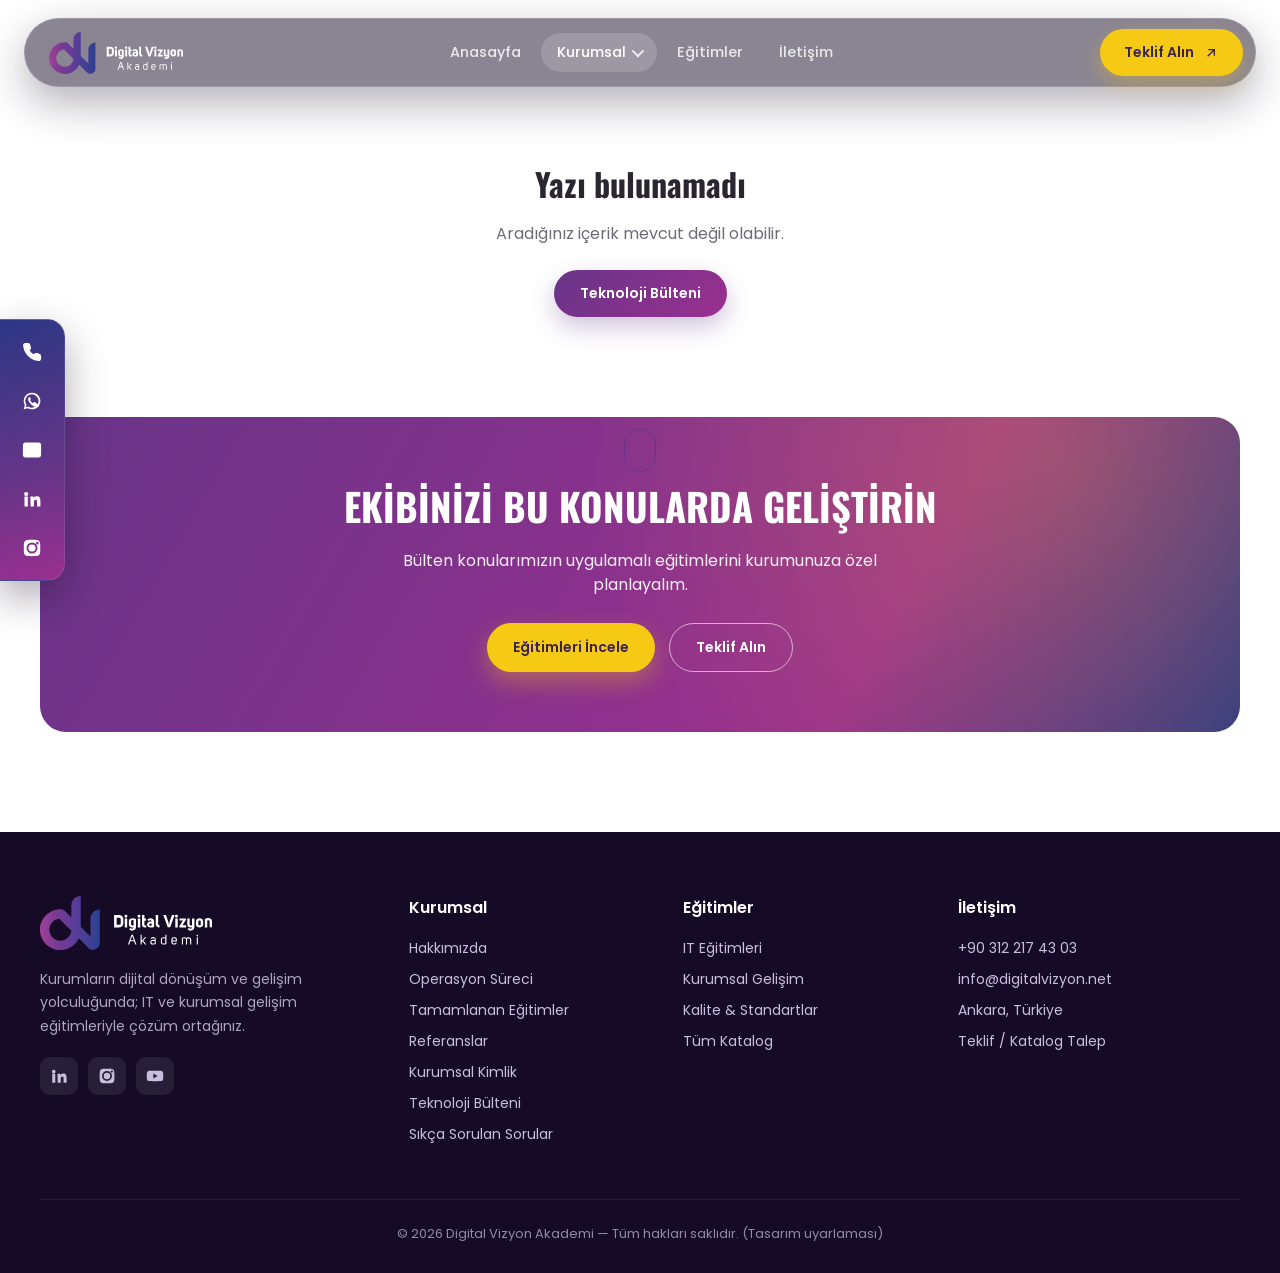
<file: blog-detay.html>
<!DOCTYPE html>
<html lang="tr">
<head>
<meta charset="UTF-8">
<meta name="viewport" content="width=device-width, initial-scale=1.0">
<title>Teknoloji Bülteni | Digital Vizyon Akademi</title>
<meta name="description" content="Digital Vizyon Akademi teknoloji bülteni yazısı.">
<link rel="preconnect" href="https://fonts.googleapis.com">
<link rel="preconnect" href="https://fonts.gstatic.com" crossorigin>
<link href="https://fonts.googleapis.com/css2?family=Poppins:wght@300;400;500;600;700;800&family=Oswald:wght@500;600;700&display=swap" rel="stylesheet">
<link rel="stylesheet" href="style.css">
</head>
<body data-page="bulten">

<div class="cursor" id="cursor"></div>
<header id="header"></header>

<div id="blogRoot"><!-- app.js injects the article here --></div>

<div class="cta-wrap" style="padding:0 0 100px"><div class="wrap"><div class="cta-band reveal"><div class="in">
  <h2>Ekibinizi Bu Konularda Geliştirin</h2>
  <p>Bülten konularımızın uygulamalı eğitimlerini kurumunuza özel planlayalım.</p>
  <div class="btns"><a href="egitimler.html" class="btn btn-gold">Eğitimleri İncele</a><a href="iletisim.html" class="btn btn-ghost">Teklif Alın</a></div>
</div></div></div></div>

<footer id="siteFooter"></footer>
<button class="totop" id="totop" aria-label="Yukarı"><svg viewBox="0 0 24 24"><path d="m18 15-6-6-6 6"/></svg></button>
<script src="data.js"></script>
<script src="app.js"></script>
</body>
</html>
</file>
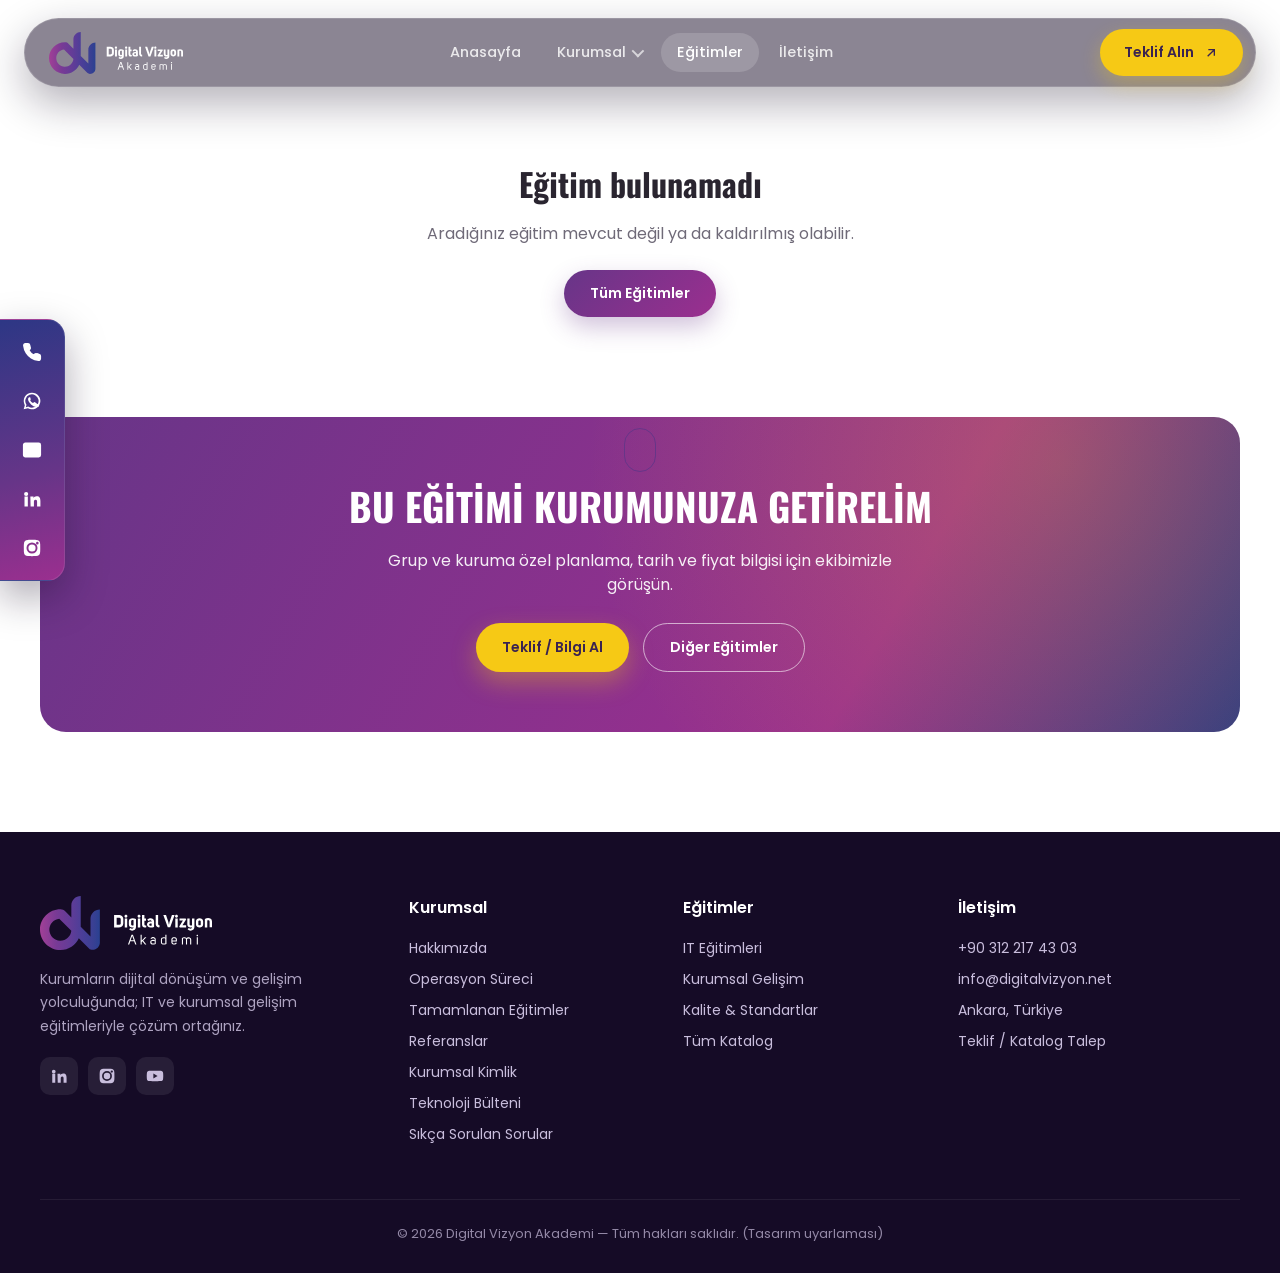
<file: egitim-detay.html>
<!DOCTYPE html>
<html lang="tr">
<head>
<meta charset="UTF-8">
<meta name="viewport" content="width=device-width, initial-scale=1.0">
<title>Eğitim Detayı | Digital Vizyon Akademi</title>
<meta name="description" content="Digital Vizyon Akademi eğitim detayı: içerik, kazanımlar, hedef kitle ve program bilgileri.">
<link rel="preconnect" href="https://fonts.googleapis.com">
<link rel="preconnect" href="https://fonts.gstatic.com" crossorigin>
<link href="https://fonts.googleapis.com/css2?family=Poppins:wght@300;400;500;600;700;800&family=Oswald:wght@500;600;700&display=swap" rel="stylesheet">
<link rel="stylesheet" href="style.css">
</head>
<body data-page="detay">

<div class="cursor" id="cursor"></div>

<header id="header"></header>

<div id="detailRoot"><!-- app.js injects the training detail here --></div>

<div class="cta-wrap" style="padding:0 0 100px"><div class="wrap"><div class="cta-band reveal"><div class="in">
  <h2>Bu Eğitimi Kurumunuza Getirelim</h2>
  <p>Grup ve kuruma özel planlama, tarih ve fiyat bilgisi için ekibimizle görüşün.</p>
  <div class="btns"><a href="iletisim.html" class="btn btn-gold">Teklif / Bilgi Al</a><a href="egitimler.html" class="btn btn-ghost">Diğer Eğitimler</a></div>
</div></div></div></div>

<footer id="siteFooter"></footer>

<button class="totop" id="totop" aria-label="Yukarı"><svg viewBox="0 0 24 24"><path d="m18 15-6-6-6 6"/></svg></button>

<script src="data.js"></script>
<script src="app.js"></script>
</body>
</html>
</file>
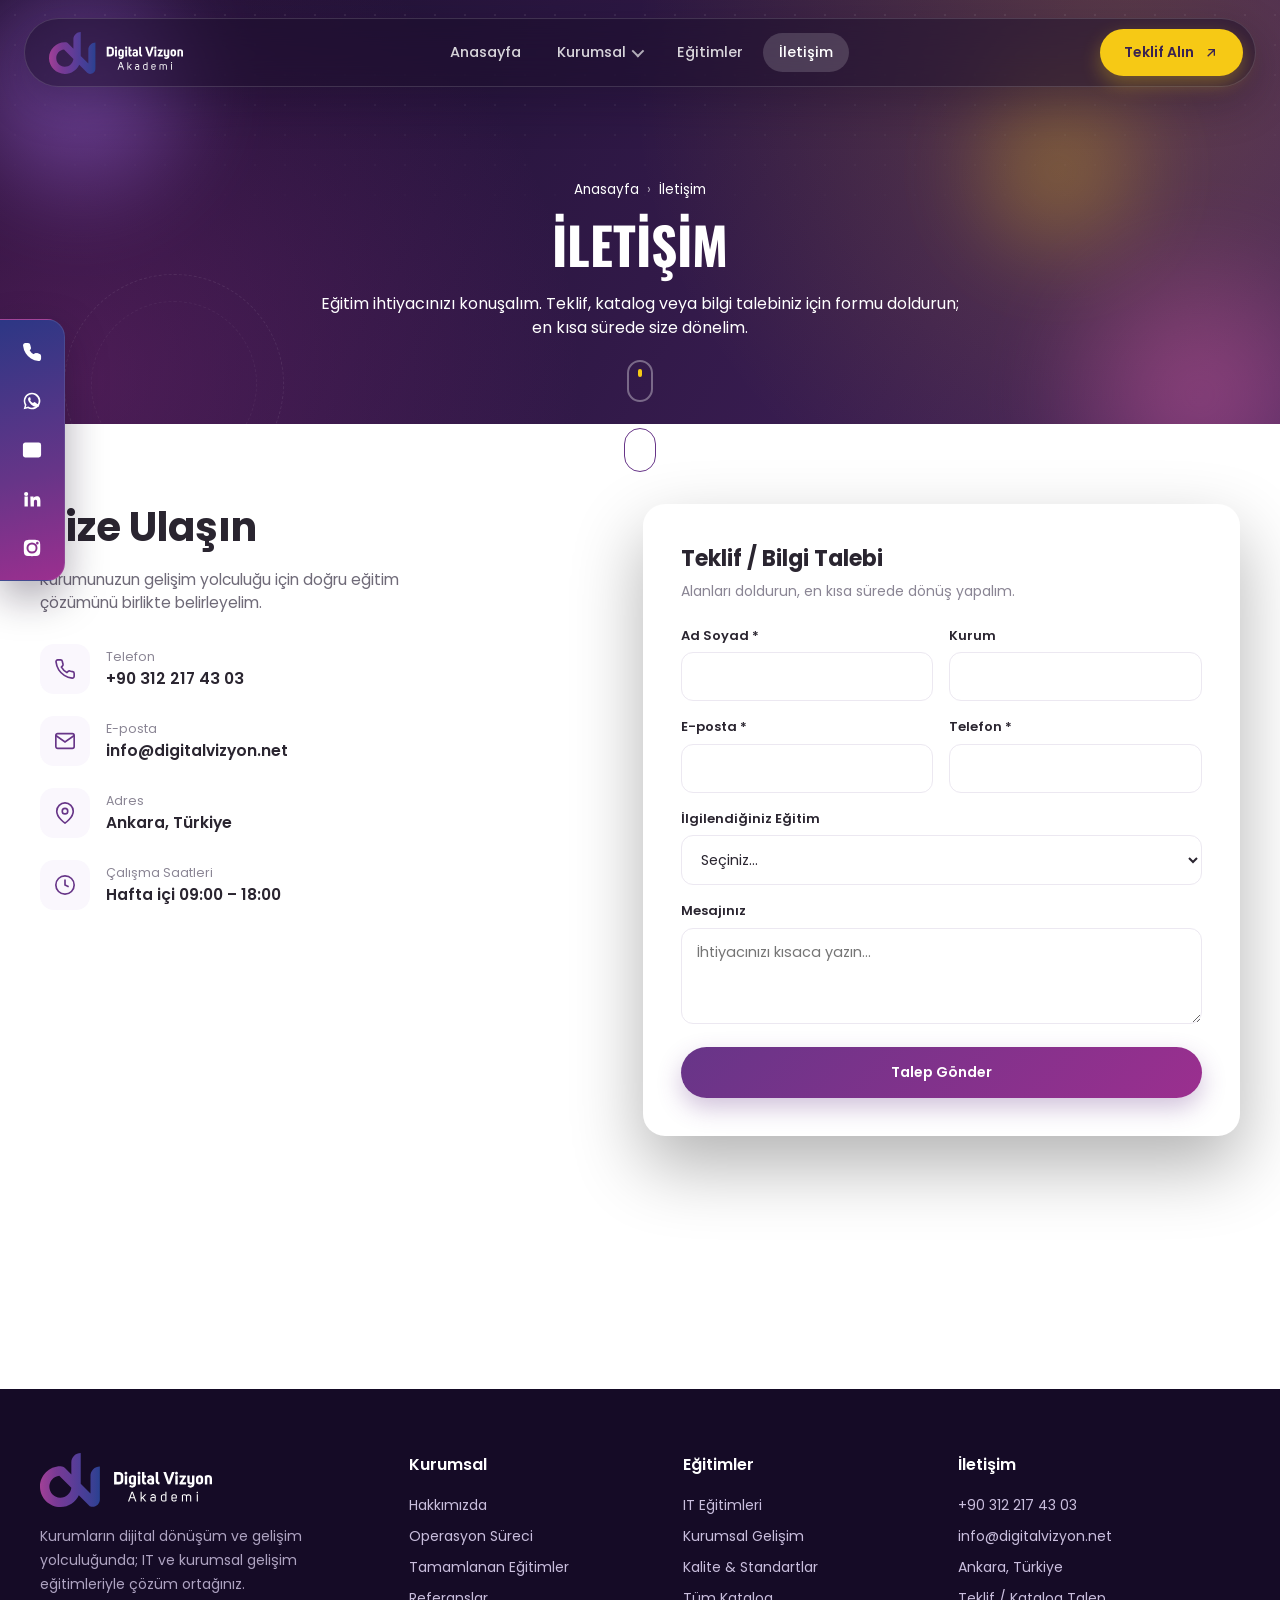
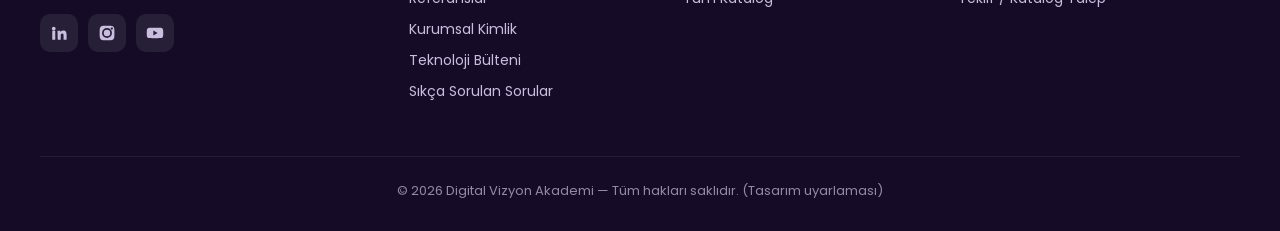
<file: iletisim.html>
<!DOCTYPE html>
<html lang="tr">
<head>
<meta charset="UTF-8">
<meta name="viewport" content="width=device-width, initial-scale=1.0">
<title>İletişim | Digital Vizyon Akademi</title>
<meta name="description" content="Digital Vizyon Akademi ile iletişime geçin: teklif, katalog ve bilgi talebi. +90 312 217 43 03 · info@digitalvizyon.net · Ankara.">
<link rel="preconnect" href="https://fonts.googleapis.com">
<link rel="preconnect" href="https://fonts.gstatic.com" crossorigin>
<link href="https://fonts.googleapis.com/css2?family=Poppins:wght@300;400;500;600;700;800&family=Oswald:wght@500;600;700&display=swap" rel="stylesheet">
<link rel="stylesheet" href="style.css">
</head>
<body data-page="iletisim">

<div class="cursor" id="cursor"></div>

<header id="header"></header>

<section class="page-hero">
  <div class="wrap ph-in">
    <div class="crumb"><a href="index.html">Anasayfa</a><span>›</span>İletişim</div>
    <h1>İletişim</h1>
    <p>Eğitim ihtiyacınızı konuşalım. Teklif, katalog veya bilgi talebiniz için formu doldurun; en kısa sürede size dönelim.</p>
  </div>
</section>

<section class="contact light" style="padding:80px 0 90px">
  <div class="wrap contact-grid">
    <div class="contact-info reveal">
      <h2>Bize Ulaşın</h2>
      <p>Kurumunuzun gelişim yolculuğu için doğru eğitim çözümünü birlikte belirleyelim.</p>
      <div class="ci-item"><div class="ib"><svg viewBox="0 0 24 24"><path d="M22 16.9v3a2 2 0 0 1-2.2 2 19.8 19.8 0 0 1-8.6-3 19.5 19.5 0 0 1-6-6 19.8 19.8 0 0 1-3-8.6A2 2 0 0 1 4.1 2h3a2 2 0 0 1 2 1.7c.1 1 .4 1.9.7 2.8a2 2 0 0 1-.5 2.1L8.1 9.9a16 16 0 0 0 6 6l1.3-1.3a2 2 0 0 1 2.1-.4c.9.3 1.8.6 2.8.7a2 2 0 0 1 1.7 2z"/></svg></div><div><div class="lbl">Telefon</div><div class="val"><a href="tel:+903122174303">+90 312 217 43 03</a></div></div></div>
      <div class="ci-item"><div class="ib"><svg viewBox="0 0 24 24"><rect x="2" y="4" width="20" height="16" rx="2"/><path d="m22 6-10 7L2 6"/></svg></div><div><div class="lbl">E-posta</div><div class="val"><a href="mailto:info@digitalvizyon.net">info@digitalvizyon.net</a></div></div></div>
      <div class="ci-item"><div class="ib"><svg viewBox="0 0 24 24"><path d="M21 10c0 7-9 13-9 13s-9-6-9-13a9 9 0 0 1 18 0z"/><circle cx="12" cy="10" r="3"/></svg></div><div><div class="lbl">Adres</div><div class="val">Ankara, Türkiye</div></div></div>
      <div class="ci-item"><div class="ib"><svg viewBox="0 0 24 24"><circle cx="12" cy="12" r="10"/><path d="M12 6v6l4 2"/></svg></div><div><div class="lbl">Çalışma Saatleri</div><div class="val">Hafta içi 09:00 – 18:00</div></div></div>
      <iframe class="map-embed" title="Ankara Harita" loading="lazy" referrerpolicy="no-referrer-when-downgrade"
        src="https://www.google.com/maps?q=Ankara&output=embed"></iframe>
    </div>

    <form class="form reveal d1" id="quoteForm" novalidate>
      <h3>Teklif / Bilgi Talebi</h3>
      <div class="sub">Alanları doldurun, en kısa sürede dönüş yapalım.</div>
      <div class="ok" id="formOk">✓ Talebiniz alındı! Ekibimiz en kısa sürede sizinle iletişime geçecek.</div>
      <div class="row2">
        <div class="field"><label>Ad Soyad *</label><input type="text" name="ad" required><div class="msg">Lütfen adınızı girin.</div></div>
        <div class="field"><label>Kurum</label><input type="text" name="kurum"></div>
      </div>
      <div class="row2">
        <div class="field"><label>E-posta *</label><input type="email" name="email" required><div class="msg">Geçerli bir e-posta girin.</div></div>
        <div class="field"><label>Telefon *</label><input type="tel" name="tel" required><div class="msg">Lütfen telefon girin.</div></div>
      </div>
      <div class="field"><label>İlgilendiğiniz Eğitim</label>
        <select name="egitim">
          <option value="">Seçiniz…</option>
          <option>Bulut Bilişim &amp; Azure</option>
          <option>Docker &amp; Kubernetes</option>
          <option>DevOps &amp; Microservices</option>
          <option>Cloud Security</option>
          <option>Front-End &amp; Web Geliştirme</option>
          <option>Veritabanı Yönetimi</option>
          <option>Kurumsal Gelişim</option>
          <option>ISO 9001 &amp; Kalite</option>
          <option>Diğer / Kuruma Özel</option>
        </select>
      </div>
      <div class="field"><label>Mesajınız</label><textarea name="mesaj" placeholder="İhtiyacınızı kısaca yazın…"></textarea></div>
      <button type="submit" class="btn btn-purple" style="width:100%;justify-content:center;padding:15px">Talep Gönder</button>
    </form>
  </div>
</section>

<footer id="siteFooter"></footer>

<button class="totop" id="totop" aria-label="Yukarı"><svg viewBox="0 0 24 24"><path d="m18 15-6-6-6 6"/></svg></button>

<script src="data.js"></script>
<script src="app.js"></script>
</body>
</html>
</file>
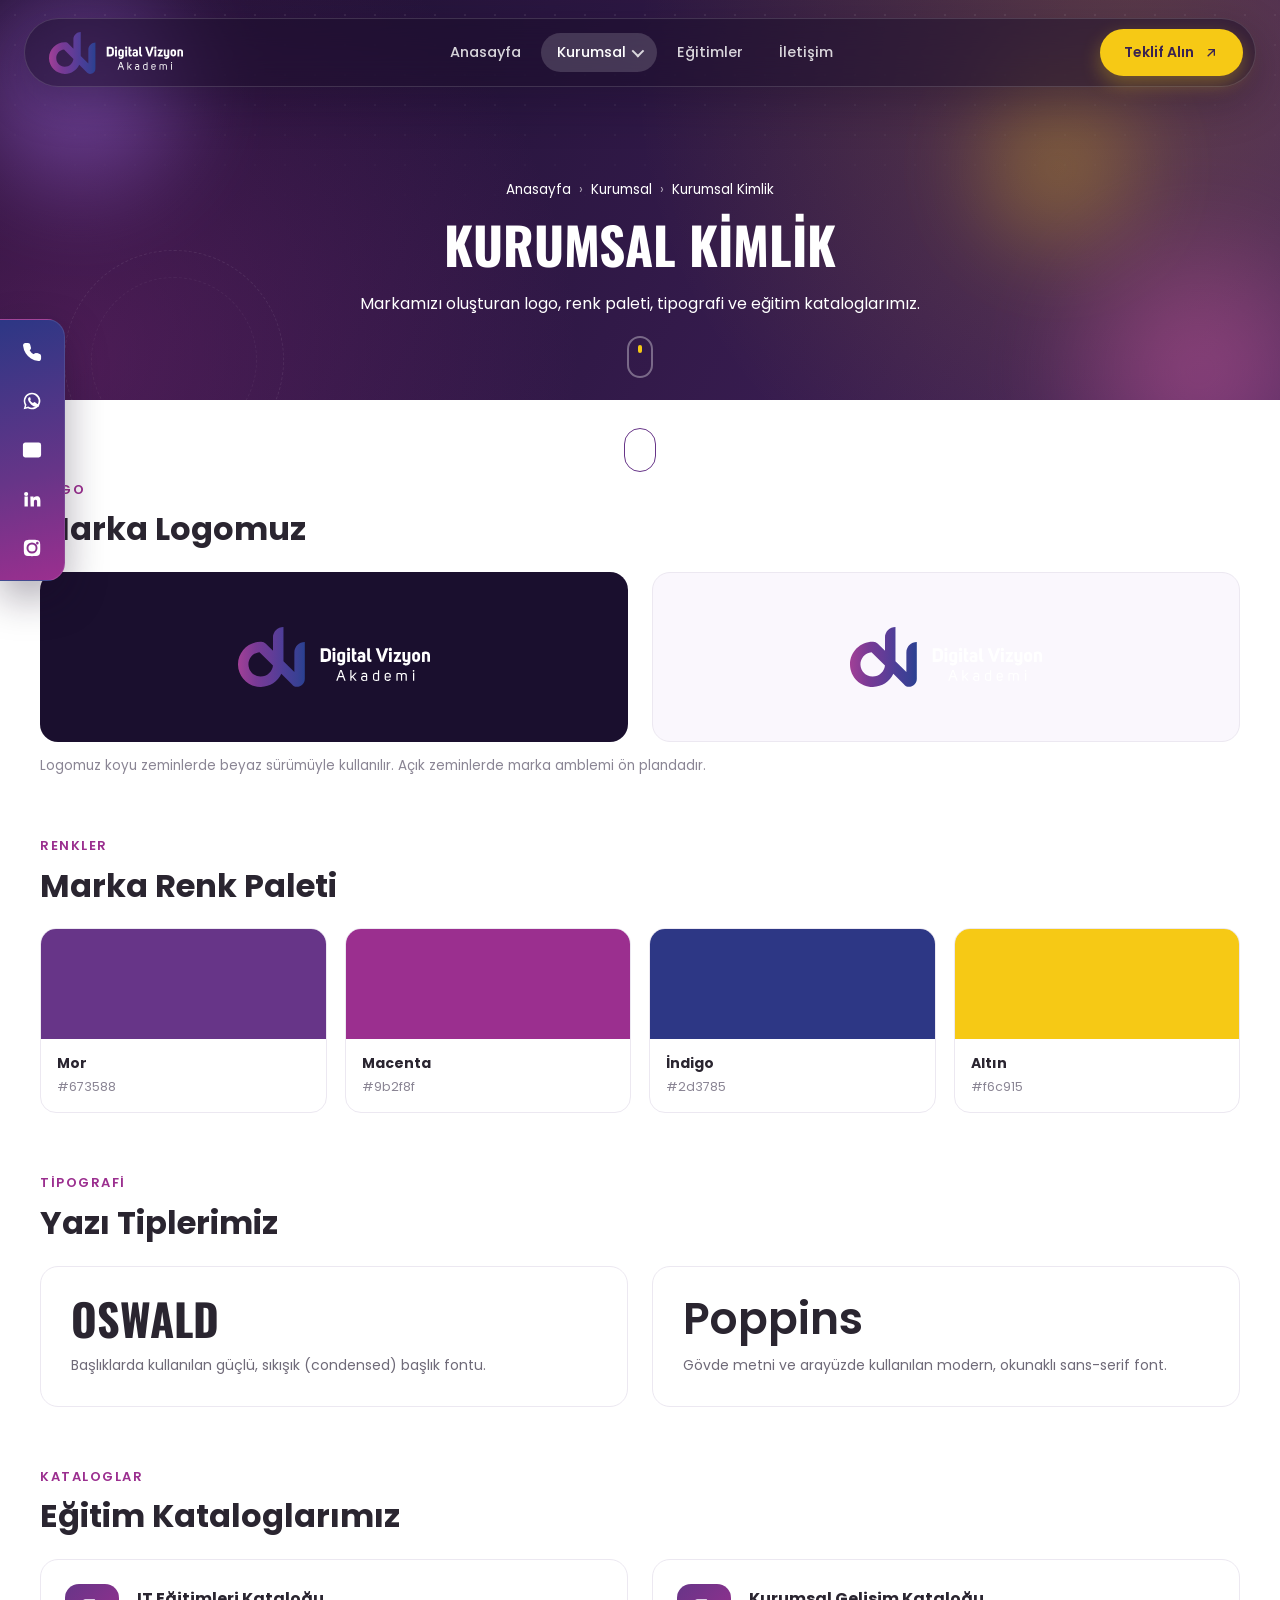
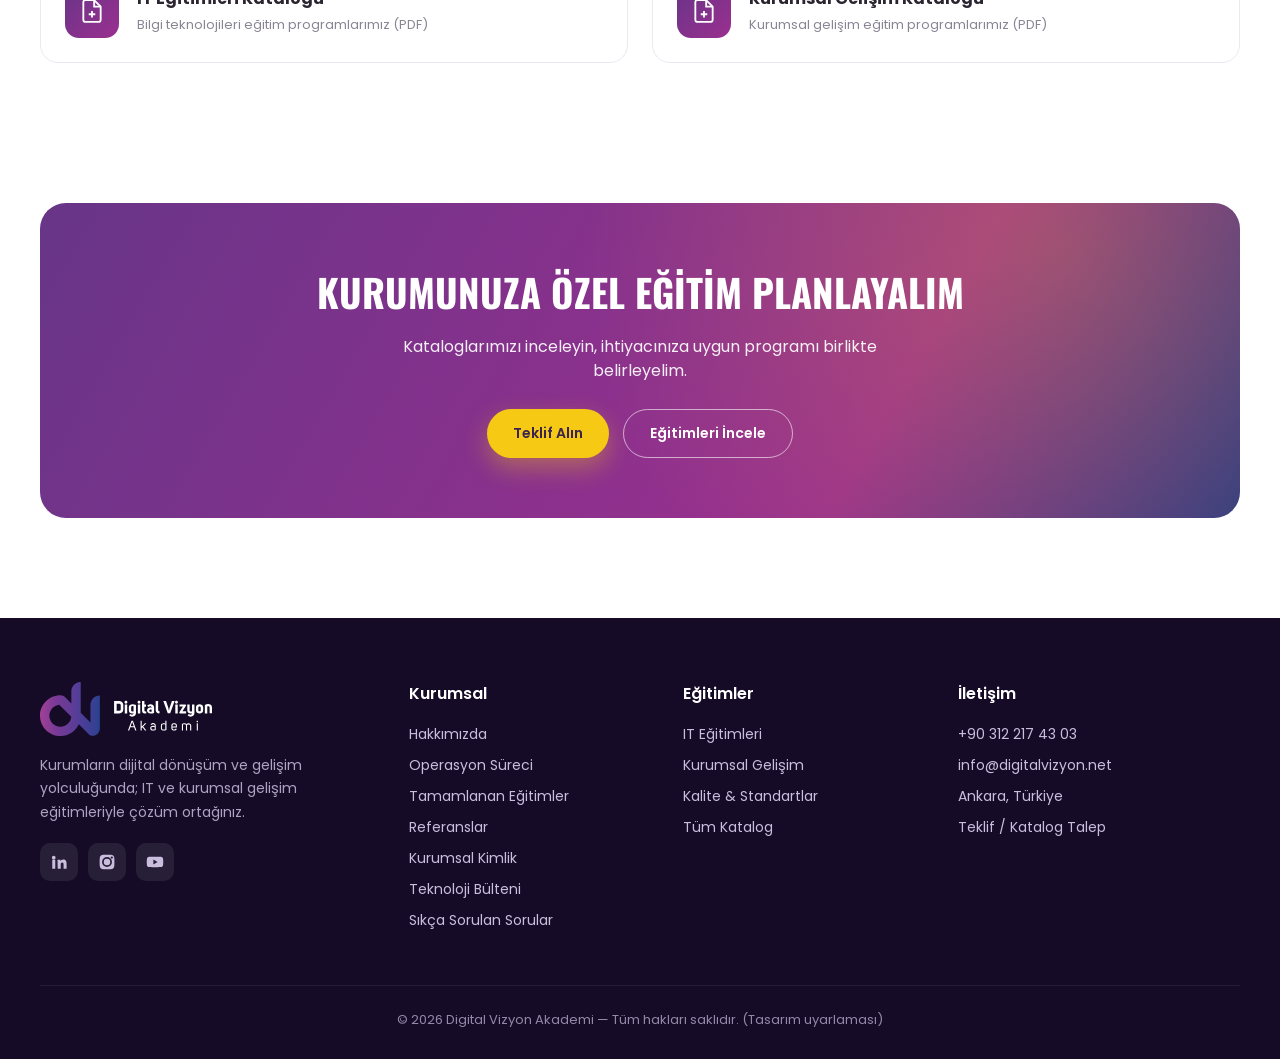
<file: kurumsal-kimlik.html>
<!DOCTYPE html>
<html lang="tr">
<head>
<meta charset="UTF-8">
<meta name="viewport" content="width=device-width, initial-scale=1.0">
<title>Kurumsal Kimlik | Digital Vizyon Akademi</title>
<meta name="description" content="Digital Vizyon Akademi kurumsal kimliği: logo, marka renkleri, tipografi ve eğitim katalogları.">
<link rel="preconnect" href="https://fonts.googleapis.com">
<link rel="preconnect" href="https://fonts.gstatic.com" crossorigin>
<link href="https://fonts.googleapis.com/css2?family=Poppins:wght@300;400;500;600;700;800&family=Oswald:wght@500;600;700&display=swap" rel="stylesheet">
<link rel="stylesheet" href="style.css">
<style>
  .kimlik{padding:80px 0}
  .kimlik .block{margin-bottom:60px}
  .logo-show{display:grid;grid-template-columns:1fr 1fr;gap:24px}
  .logo-box{border:1px solid var(--line);border-radius:18px;min-height:170px;display:grid;place-items:center;padding:30px}
  .logo-box.dark{background:#1a0f2e;border-color:transparent}
  .logo-box img{height:60px}
  .swatches{display:grid;grid-template-columns:repeat(4,1fr);gap:18px}
  .sw{border:1px solid var(--line);border-radius:16px;overflow:hidden}
  .sw .c{height:110px}
  .sw .t{padding:14px 16px}
  .sw .t b{display:block;font-size:14px}
  .sw .t span{font-size:12.5px;color:var(--muted)}
  .type-grid{display:grid;grid-template-columns:1fr 1fr;gap:24px}
  .type-card{border:1px solid var(--line);border-radius:18px;padding:30px}
  .type-card .big{font-size:44px;line-height:1;margin-bottom:14px}
  .cat-dl{display:grid;grid-template-columns:1fr 1fr;gap:24px}
  .dl-card{display:flex;gap:18px;align-items:center;border:1px solid var(--line);border-radius:18px;padding:24px;transition:.3s}
  .dl-card:hover{box-shadow:0 20px 44px rgba(74,36,100,.1);transform:translateY(-3px);border-color:transparent}
  .dl-card .ic{width:54px;height:54px;border-radius:14px;flex:none;display:grid;place-items:center;color:#fff;background:linear-gradient(135deg,var(--purple),var(--magenta))}
  .dl-card .ic svg{width:26px;height:26px;fill:none;stroke:currentColor;stroke-width:1.7}
  .dl-card h3{font-size:16px;margin-bottom:4px}
  .dl-card p{font-size:13px;color:var(--muted)}
  @media(max-width:680px){.logo-show,.swatches,.type-grid,.cat-dl{grid-template-columns:1fr}}
</style>
</head>
<body data-page="kimlik">

<div class="cursor" id="cursor"></div>
<header id="header"></header>

<section class="page-hero">
  <div class="wrap ph-in">
    <div class="crumb"><a href="index.html">Anasayfa</a><span>›</span><a href="hakkimizda.html">Kurumsal</a><span>›</span>Kurumsal Kimlik</div>
    <h1>Kurumsal Kimlik</h1>
    <p>Markamızı oluşturan logo, renk paleti, tipografi ve eğitim kataloglarımız.</p>
  </div>
</section>

<section class="kimlik">
  <div class="wrap">
    <div class="block reveal">
      <div class="sec-head left" style="max-width:none;margin-bottom:24px"><div class="k">Logo</div><h2 style="font-size:clamp(24px,3vw,32px)">Marka Logomuz</h2></div>
      <div class="logo-show">
        <div class="logo-box dark"><img src="logo.svg" alt="Digital Vizyon Akademi logo (koyu zemin)"></div>
        <div class="logo-box" style="background:var(--soft)"><img src="logo.svg" alt="Digital Vizyon Akademi logo" style="filter:none"></div>
      </div>
      <p style="color:var(--muted);font-size:13.5px;margin-top:14px">Logomuz koyu zeminlerde beyaz sürümüyle kullanılır. Açık zeminlerde marka amblemi ön plandadır.</p>
    </div>

    <div class="block reveal">
      <div class="sec-head left" style="max-width:none;margin-bottom:24px"><div class="k">Renkler</div><h2 style="font-size:clamp(24px,3vw,32px)">Marka Renk Paleti</h2></div>
      <div class="swatches">
        <div class="sw"><div class="c" style="background:#673588"></div><div class="t"><b>Mor</b><span>#673588</span></div></div>
        <div class="sw"><div class="c" style="background:#9b2f8f"></div><div class="t"><b>Macenta</b><span>#9b2f8f</span></div></div>
        <div class="sw"><div class="c" style="background:#2d3785"></div><div class="t"><b>İndigo</b><span>#2d3785</span></div></div>
        <div class="sw"><div class="c" style="background:#f6c915"></div><div class="t"><b>Altın</b><span>#f6c915</span></div></div>
      </div>
    </div>

    <div class="block reveal">
      <div class="sec-head left" style="max-width:none;margin-bottom:24px"><div class="k">Tipografi</div><h2 style="font-size:clamp(24px,3vw,32px)">Yazı Tiplerimiz</h2></div>
      <div class="type-grid">
        <div class="type-card"><div class="big" style="font-family:'Oswald',sans-serif;font-weight:700;text-transform:uppercase">Oswald</div><p style="color:#6f6a78;font-size:14px">Başlıklarda kullanılan güçlü, sıkışık (condensed) başlık fontu.</p></div>
        <div class="type-card"><div class="big" style="font-family:'Poppins',sans-serif;font-weight:600">Poppins</div><p style="color:#6f6a78;font-size:14px">Gövde metni ve arayüzde kullanılan modern, okunaklı sans-serif font.</p></div>
      </div>
    </div>

    <div class="block reveal">
      <div class="sec-head left" style="max-width:none;margin-bottom:24px"><div class="k">Kataloglar</div><h2 style="font-size:clamp(24px,3vw,32px)">Eğitim Kataloglarımız</h2></div>
      <div class="cat-dl">
        <a class="dl-card" href="https://digitalvizyon.net/katalog/Digital-Vizyon-It-Katalog.pdf" target="_blank" rel="noopener">
          <div class="ic"><svg viewBox="0 0 24 24"><path d="M14 2H6a2 2 0 0 0-2 2v16a2 2 0 0 0 2 2h12a2 2 0 0 0 2-2V8z"/><path d="M14 2v6h6M12 18v-6M9 15h6"/></svg></div>
          <div><h3>IT Eğitimleri Kataloğu</h3><p>Bilgi teknolojileri eğitim programlarımız (PDF)</p></div>
        </a>
        <a class="dl-card" href="https://digitalvizyon.net/wp-content/uploads/2023/09/digital-vizyon-kurumsal-gelisim-katalogu.pdf" target="_blank" rel="noopener">
          <div class="ic"><svg viewBox="0 0 24 24"><path d="M14 2H6a2 2 0 0 0-2 2v16a2 2 0 0 0 2 2h12a2 2 0 0 0 2-2V8z"/><path d="M14 2v6h6M12 18v-6M9 15h6"/></svg></div>
          <div><h3>Kurumsal Gelişim Kataloğu</h3><p>Kurumsal gelişim eğitim programlarımız (PDF)</p></div>
        </a>
      </div>
    </div>
  </div>
</section>

<div class="cta-wrap" style="padding:0 0 100px"><div class="wrap"><div class="cta-band reveal"><div class="in">
  <h2>Kurumunuza Özel Eğitim Planlayalım</h2>
  <p>Kataloglarımızı inceleyin, ihtiyacınıza uygun programı birlikte belirleyelim.</p>
  <div class="btns"><a href="iletisim.html" class="btn btn-gold">Teklif Alın</a><a href="egitimler.html" class="btn btn-ghost">Eğitimleri İncele</a></div>
</div></div></div></div>

<footer id="siteFooter"></footer>
<button class="totop" id="totop" aria-label="Yukarı"><svg viewBox="0 0 24 24"><path d="m18 15-6-6-6 6"/></svg></button>
<script src="data.js"></script>
<script src="app.js"></script>
</body>
</html>
</file>
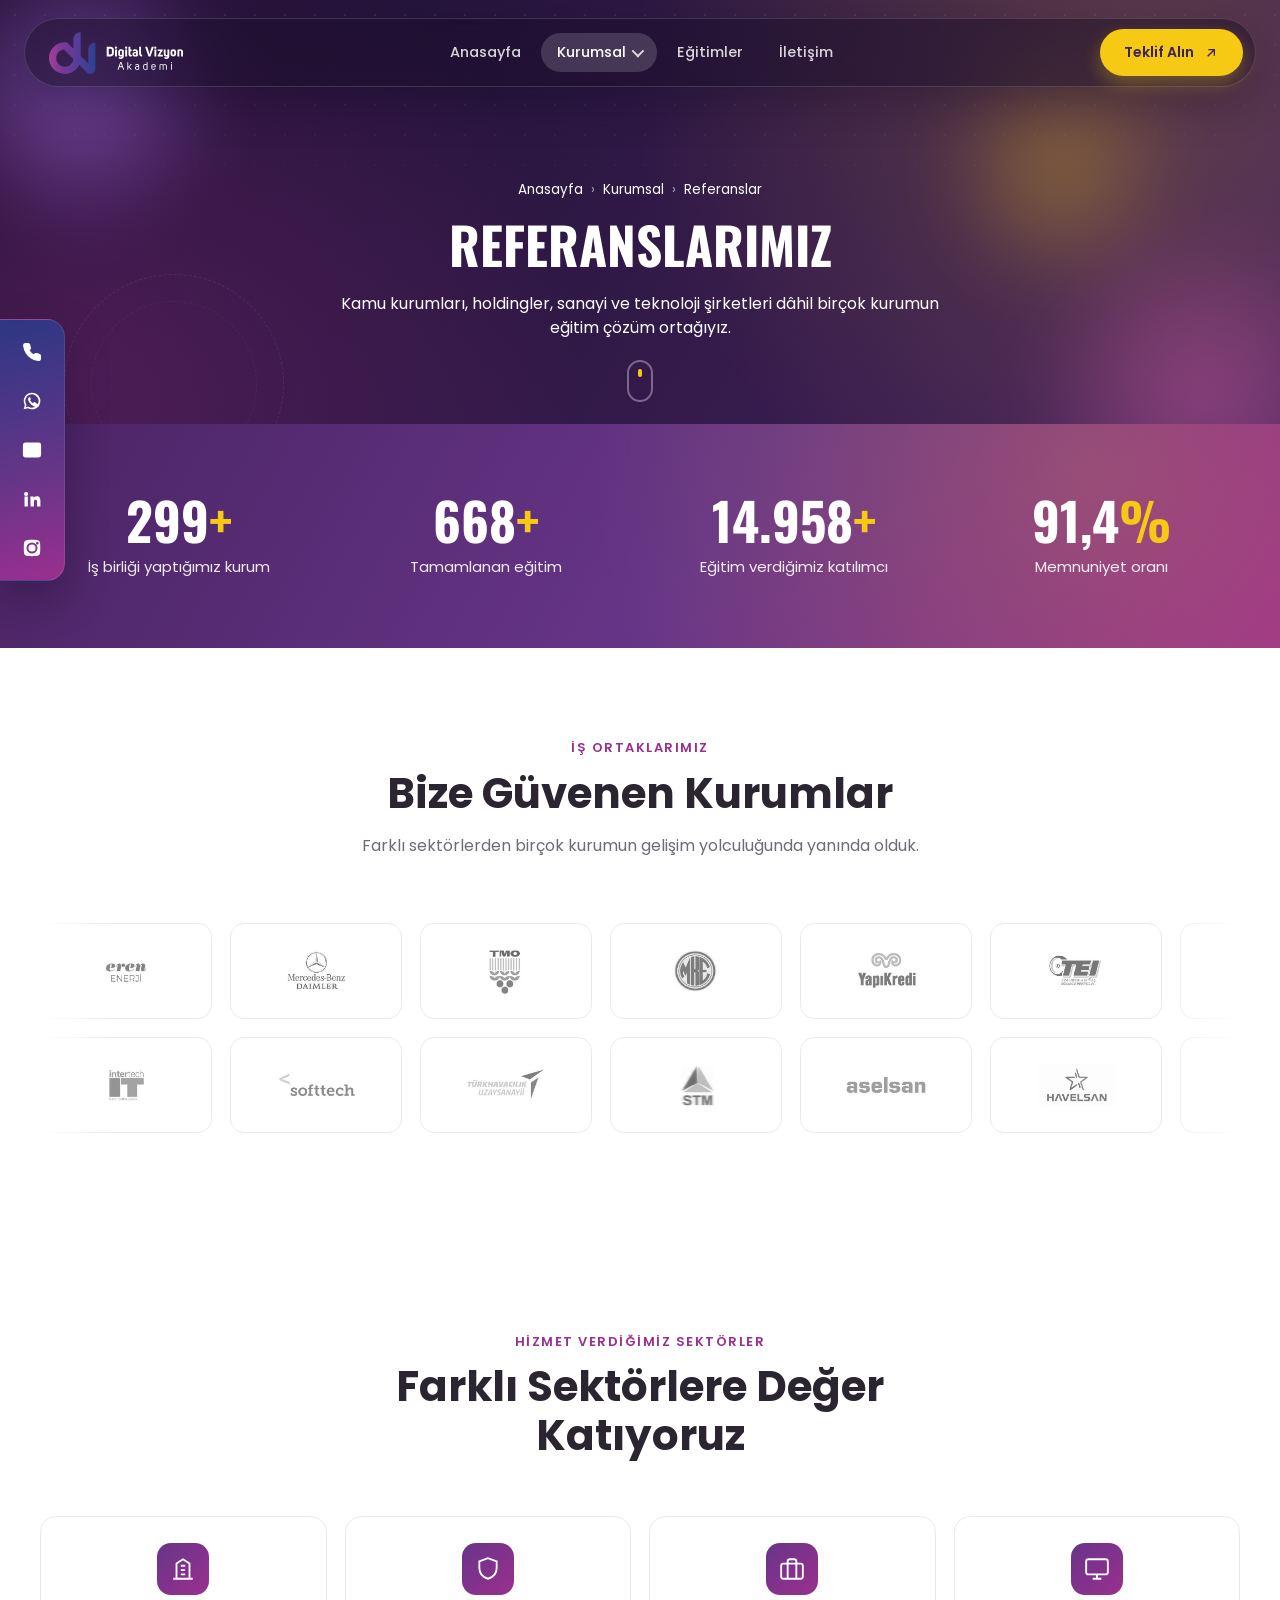
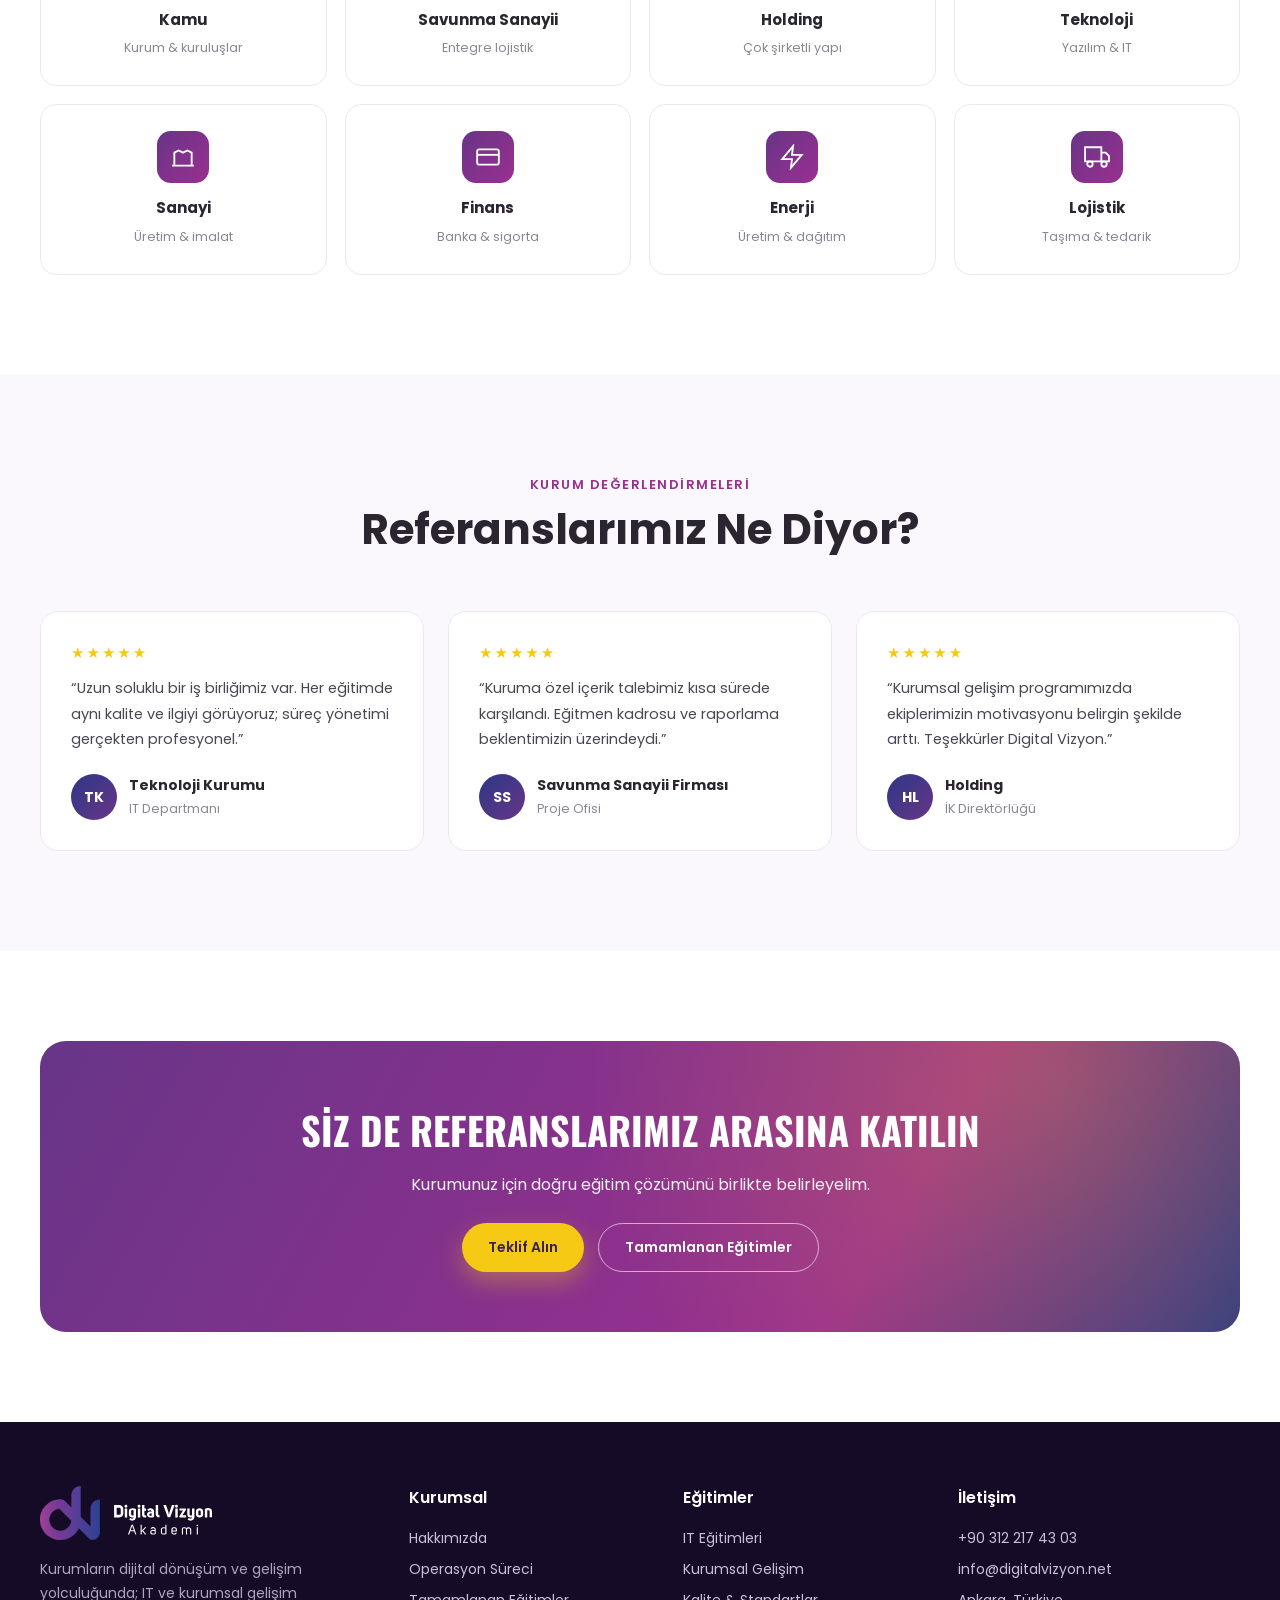
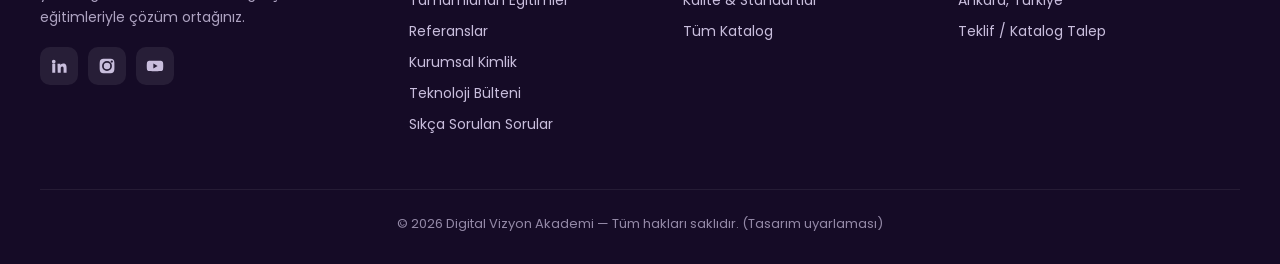
<file: referanslar.html>
<!DOCTYPE html>
<html lang="tr">
<head>
<meta charset="UTF-8">
<meta name="viewport" content="width=device-width, initial-scale=1.0">
<title>Referanslar | Digital Vizyon Akademi</title>
<meta name="description" content="Digital Vizyon Akademi referansları: kamu ve özel sektörden bize güvenen kurumlar.">
<link rel="preconnect" href="https://fonts.googleapis.com">
<link rel="preconnect" href="https://fonts.gstatic.com" crossorigin>
<link href="https://fonts.googleapis.com/css2?family=Poppins:wght@300;400;500;600;700;800&family=Oswald:wght@500;600;700&display=swap" rel="stylesheet">
<link rel="stylesheet" href="style.css">
</head>
<body data-page="referanslar">

<div class="cursor" id="cursor"></div>
<header id="header"></header>

<section class="page-hero">
  <div class="wrap ph-in">
    <div class="crumb"><a href="index.html">Anasayfa</a><span>›</span><a href="hakkimizda.html">Kurumsal</a><span>›</span>Referanslar</div>
    <h1>Referanslarımız</h1>
    <p>Kamu kurumları, holdingler, sanayi ve teknoloji şirketleri dâhil birçok kurumun eğitim çözüm ortağıyız.</p>
  </div>
</section>

<section class="stats-sec flat">
  <div class="wrap stats-grid">
    <div class="stat reveal"><div class="n"><span data-count="300">0</span><span class="u">+</span></div><div class="l">İş birliği yaptığımız kurum</div></div>
    <div class="stat reveal d1"><div class="n"><span data-count="670">0</span><span class="u">+</span></div><div class="l">Tamamlanan eğitim</div></div>
    <div class="stat reveal d2"><div class="n"><span data-count="15000">0</span><span class="u">+</span></div><div class="l">Eğitim verdiğimiz katılımcı</div></div>
    <div class="stat reveal d3"><div class="n"><span data-count="91.7" data-dec="1">0</span><span class="u">%</span></div><div class="l">Memnuniyet oranı</div></div>
  </div>
</section>

<section class="refs" style="background:#fff">
  <div class="wrap">
    <div class="sec-head reveal"><div class="k">İş Ortaklarımız</div><h2>Bize Güvenen Kurumlar</h2><p>Farklı sektörlerden birçok kurumun gelişim yolculuğunda yanında olduk.</p></div>
    <div class="reveal">
      <div class="ref-marquee"><div class="ref-track" id="refTrack1"></div></div>
      <div class="ref-marquee"><div class="ref-track rev" id="refTrack2"></div></div>
    </div>
  </div>
</section>

<section class="values" style="padding:100px 0">
  <div class="wrap">
    <div class="sec-head reveal"><div class="k">Hizmet Verdiğimiz Sektörler</div><h2>Farklı Sektörlere Değer Katıyoruz</h2></div>
    <div class="sectors-grid">
      <div class="sector reveal"><div class="si"><svg viewBox="0 0 24 24"><path d="M3 21h18M6 21V7l6-4 6 4v14M10 9h4M10 13h4M10 17h4"/></svg></div><b>Kamu</b><span>Kurum &amp; kuruluşlar</span></div>
      <div class="sector reveal d1"><div class="si"><svg viewBox="0 0 24 24"><path d="M12 2 4 5v6c0 5 3.4 8.5 8 10 4.6-1.5 8-5 8-10V5l-8-3z"/></svg></div><b>Savunma Sanayii</b><span>Entegre lojistik</span></div>
      <div class="sector reveal d2"><div class="si"><svg viewBox="0 0 24 24"><rect x="2" y="7" width="20" height="14" rx="2"/><path d="M16 21V5a2 2 0 0 0-2-2h-4a2 2 0 0 0-2 2v16"/></svg></div><b>Holding</b><span>Çok şirketli yapı</span></div>
      <div class="sector reveal d3"><div class="si"><svg viewBox="0 0 24 24"><rect x="2" y="3" width="20" height="14" rx="2"/><path d="M8 21h8M12 17v4"/></svg></div><b>Teknoloji</b><span>Yazılım &amp; IT</span></div>
      <div class="sector reveal"><div class="si"><svg viewBox="0 0 24 24"><path d="M2 20h20M4 20V8l4-2 4 2 4-2 4 2v12"/></svg></div><b>Sanayi</b><span>Üretim &amp; imalat</span></div>
      <div class="sector reveal d1"><div class="si"><svg viewBox="0 0 24 24"><rect x="2" y="5" width="20" height="14" rx="2"/><path d="M2 10h20"/></svg></div><b>Finans</b><span>Banka &amp; sigorta</span></div>
      <div class="sector reveal d2"><div class="si"><svg viewBox="0 0 24 24"><path d="M13 2 3 14h9l-1 8 10-12h-9z"/></svg></div><b>Enerji</b><span>Üretim &amp; dağıtım</span></div>
      <div class="sector reveal d3"><div class="si"><svg viewBox="0 0 24 24"><path d="M1 3h15v13H1zM16 8h4l3 3v5h-7"/><circle cx="5.5" cy="18.5" r="2.5"/><circle cx="18.5" cy="18.5" r="2.5"/></svg></div><b>Lojistik</b><span>Taşıma &amp; tedarik</span></div>
    </div>
  </div>
</section>

<section class="tst" style="background:var(--soft)">
  <div class="wrap">
    <div class="sec-head reveal"><div class="k">Kurum Değerlendirmeleri</div><h2>Referanslarımız Ne Diyor?</h2></div>
    <div class="tst-grid">
      <div class="tst-card reveal"><div class="stars">★★★★★</div><p>“Uzun soluklu bir iş birliğimiz var. Her eğitimde aynı kalite ve ilgiyi görüyoruz; süreç yönetimi gerçekten profesyonel.”</p><div class="who"><span class="av">TK</span><div><b>Teknoloji Kurumu</b><span>IT Departmanı</span></div></div></div>
      <div class="tst-card reveal d1"><div class="stars">★★★★★</div><p>“Kuruma özel içerik talebimiz kısa sürede karşılandı. Eğitmen kadrosu ve raporlama beklentimizin üzerindeydi.”</p><div class="who"><span class="av">SS</span><div><b>Savunma Sanayii Firması</b><span>Proje Ofisi</span></div></div></div>
      <div class="tst-card reveal d2"><div class="stars">★★★★★</div><p>“Kurumsal gelişim programımızda ekiplerimizin motivasyonu belirgin şekilde arttı. Teşekkürler Digital Vizyon.”</p><div class="who"><span class="av">HL</span><div><b>Holding</b><span>İK Direktörlüğü</span></div></div></div>
    </div>
  </div>
</section>

<div class="cta-wrap"><div class="wrap"><div class="cta-band reveal"><div class="in">
  <h2>Siz de Referanslarımız Arasına Katılın</h2>
  <p>Kurumunuz için doğru eğitim çözümünü birlikte belirleyelim.</p>
  <div class="btns"><a href="iletisim.html" class="btn btn-gold">Teklif Alın</a><a href="tamamlanan-egitimler.html" class="btn btn-ghost">Tamamlanan Eğitimler</a></div>
</div></div></div></div>

<footer id="siteFooter"></footer>
<button class="totop" id="totop" aria-label="Yukarı"><svg viewBox="0 0 24 24"><path d="m18 15-6-6-6 6"/></svg></button>
<script src="data.js"></script>
<script src="app.js"></script>
</body>
</html>
</file>
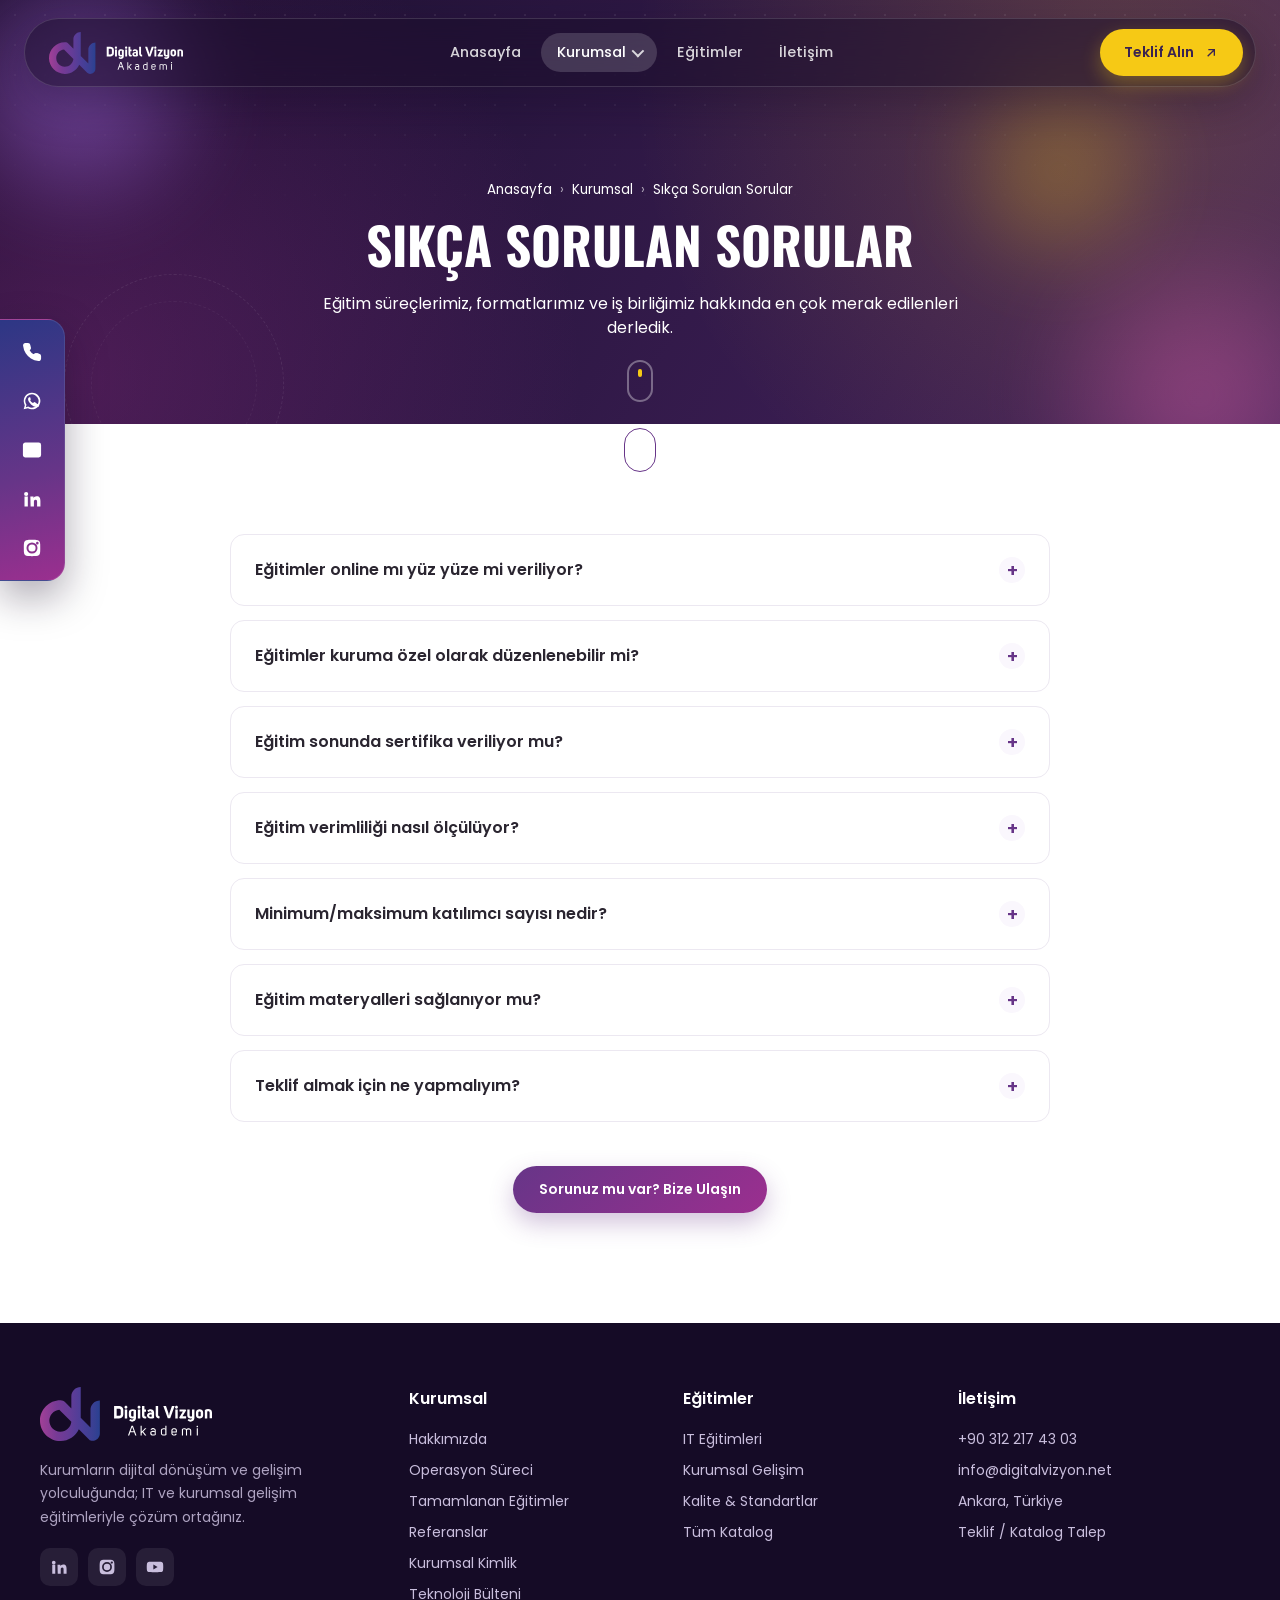
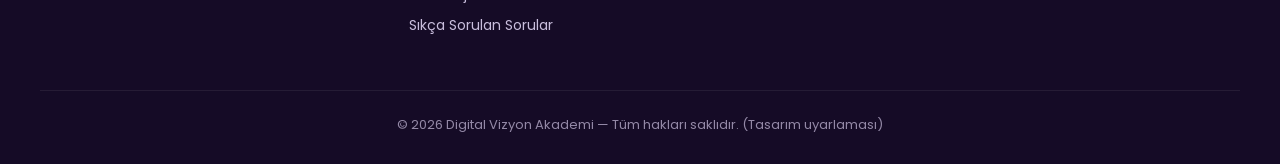
<file: sss.html>
<!DOCTYPE html>
<html lang="tr">
<head>
<meta charset="UTF-8">
<meta name="viewport" content="width=device-width, initial-scale=1.0">
<title>Sıkça Sorulan Sorular | Digital Vizyon Akademi</title>
<meta name="description" content="Digital Vizyon Akademi hakkında sıkça sorulan sorular: eğitim formatları, sertifika, kuruma özel programlar ve teklif süreci.">
<link rel="preconnect" href="https://fonts.googleapis.com">
<link rel="preconnect" href="https://fonts.gstatic.com" crossorigin>
<link href="https://fonts.googleapis.com/css2?family=Poppins:wght@300;400;500;600;700;800&family=Oswald:wght@500;600;700&display=swap" rel="stylesheet">
<link rel="stylesheet" href="style.css">
</head>
<body data-page="sss">

<div class="cursor" id="cursor"></div>
<header id="header"></header>

<section class="page-hero">
  <div class="wrap ph-in">
    <div class="crumb"><a href="index.html">Anasayfa</a><span>›</span><a href="hakkimizda.html">Kurumsal</a><span>›</span>Sıkça Sorulan Sorular</div>
    <h1>Sıkça Sorulan Sorular</h1>
    <p>Eğitim süreçlerimiz, formatlarımız ve iş birliğimiz hakkında en çok merak edilenleri derledik.</p>
  </div>
</section>

<section class="faq">
  <div class="wrap">
    <div class="faq-wrap reveal">
      <div class="qa"><button class="q">Eğitimler online mı yüz yüze mi veriliyor?<span class="pm">+</span></button><div class="a"><p>Her iki formatta da hizmet veriyoruz. Kurumunuzun ihtiyacına göre sanal sınıf (online) veya yerinde/yüz yüze eğitim planlıyor, en uygun mekânı birlikte belirliyoruz.</p></div></div>
      <div class="qa"><button class="q">Eğitimler kuruma özel olarak düzenlenebilir mi?<span class="pm">+</span></button><div class="a"><p>Evet. Eğitim öncesi ihtiyaç analizi ve içerik toplantısı ile eğitim akışını kurumunuzun beklentilerine göre özelleştiriyoruz.</p></div></div>
      <div class="qa"><button class="q">Eğitim sonunda sertifika veriliyor mu?<span class="pm">+</span></button><div class="a"><p>Evet. Değerlendirme formunu dolduran katılımcılar sertifikalarını online eğitimlerde portal üzerinden, yüz yüze eğitimlerde ise operasyon ekibimiz aracılığıyla almaktadır.</p></div></div>
      <div class="qa"><button class="q">Eğitim verimliliği nasıl ölçülüyor?<span class="pm">+</span></button><div class="a"><p>Eğitim başında “Ön Test”, bitiminde “Son Test” uyguluyor; ayrıca değerlendirme formlarını raporlayarak özet tablo halinde sizinle paylaşıyoruz.</p></div></div>
      <div class="qa"><button class="q">Minimum/maksimum katılımcı sayısı nedir?<span class="pm">+</span></button><div class="a"><p>Grup büyüklüğü eğitimin türüne göre değişmekle birlikte, verimlilik açısından kuruma özel gruplar için ideal katılımcı sayısını içerik toplantısında birlikte belirliyoruz.</p></div></div>
      <div class="qa"><button class="q">Eğitim materyalleri sağlanıyor mu?<span class="pm">+</span></button><div class="a"><p>Evet. Eğitim içeriğine uygun sunum, uygulama dokümanları ve gerekli laboratuvar ortamları katılımcılarla paylaşılır.</p></div></div>
      <div class="qa"><button class="q">Teklif almak için ne yapmalıyım?<span class="pm">+</span></button><div class="a"><p>İletişim sayfamızdaki formu doldurabilir, +90 312 217 43 03 numarasından bize ulaşabilir veya info@digitalvizyon.net adresine yazabilirsiniz. Ekibimiz en kısa sürede size dönüş yapar.</p></div></div>
    </div>
    <div style="text-align:center;margin-top:44px" class="reveal"><a href="iletisim.html" class="btn btn-purple">Sorunuz mu var? Bize Ulaşın</a></div>
  </div>
</section>

<footer id="siteFooter"></footer>
<button class="totop" id="totop" aria-label="Yukarı"><svg viewBox="0 0 24 24"><path d="m18 15-6-6-6 6"/></svg></button>
<script src="data.js"></script>
<script src="app.js"></script>
</body>
</html>
</file>
<file: style.css>
/* ===== Digital Vizyon Akademi — shared styles ===== */
:root{
  --purple:#673588;--purple-d:#4a2464;--magenta:#9b2f8f;--indigo:#2d3785;
  --gold:#f6c915;--ink:#2a2530;--muted:#8a8594;--line:#ece8f1;--soft:#faf7fd;
}
*{margin:0;padding:0;box-sizing:border-box}
html{scroll-behavior:smooth}
body{font-family:'Poppins',system-ui,sans-serif;color:var(--ink);background:#fff;line-height:1.5;cursor:none;overflow-x:hidden}
img{display:block;max-width:100%}
a{color:inherit;text-decoration:none}
section{scroll-margin-top:96px}
.wrap{max-width:1440px;margin:0 auto;padding:0 40px}
.btn{display:inline-flex;align-items:center;gap:8px;padding:13px 26px;border-radius:40px;
  font-family:inherit;font-weight:600;font-size:14px;border:none;cursor:none;
  transition:transform .25s,box-shadow .25s,background .25s,color .25s}
.btn-gold{background:var(--gold);color:#3a2350;box-shadow:0 10px 24px rgba(246,201,21,.35)}
.btn-gold:hover{transform:translateY(-2px);box-shadow:0 14px 30px rgba(246,201,21,.5)}
.btn-ghost{border:1.5px solid rgba(255,255,255,.6);color:#fff;background:transparent}
.btn-ghost:hover{background:#fff;color:var(--purple)}
.btn-purple{background:linear-gradient(135deg,var(--purple),var(--magenta));color:#fff;box-shadow:0 10px 24px rgba(103,53,136,.3)}
.btn-purple:hover{transform:translateY(-2px);box-shadow:0 14px 30px rgba(103,53,136,.45)}
.btn-outline{border:1.5px solid var(--purple);color:var(--purple);background:transparent}
.btn-outline:hover{background:var(--purple);color:#fff}
.sec-head{text-align:center;max-width:680px;margin:0 auto 56px}
.sec-head.left{text-align:left;margin-left:0}
.sec-head .k{color:var(--magenta);font-weight:600;letter-spacing:1.5px;text-transform:uppercase;font-size:13px;margin-bottom:12px}
.sec-head h2{font-size:clamp(28px,3.4vw,42px);font-weight:700;line-height:1.15}
.sec-head p{color:#6f6a78;font-size:16px;margin-top:16px}

/* cursor */
.cursor{position:fixed;top:0;left:0;width:32px;height:44px;border:1.5px solid var(--purple);
  border-radius:40px;transform:translate(-50%,-50%);pointer-events:none;z-index:9999;
  transition:width .25s,height .25s,border-color .25s,background .25s}
.cursor.on-dark{border-color:rgba(255,255,255,.85)}
.cursor.grow{width:58px;height:58px;background:rgba(103,53,136,.10)}
.cursor.on-dark.grow{background:rgba(255,255,255,.10)}
@media (pointer:coarse){body{cursor:auto}.cursor{display:none}}

/* floating pill header */
header{position:fixed;top:18px;left:0;right:0;z-index:55;padding:0 24px;transition:top .35s}
.navpill{position:relative;max-width:1240px;margin:0 auto;display:flex;align-items:center;gap:18px;
  background:rgba(24,13,40,.5);backdrop-filter:blur(16px);-webkit-backdrop-filter:blur(16px);
  border:1px solid rgba(255,255,255,.14);border-radius:60px;
  box-shadow:0 16px 44px rgba(20,10,35,.32);padding:10px 12px 10px 24px;
  transition:max-width .45s cubic-bezier(.4,0,.2,1),background .35s,box-shadow .35s,padding .35s}
header.scrolled .navpill{max-width:1060px;background:rgba(24,13,40,.9);box-shadow:0 14px 38px rgba(20,10,35,.42)}
.brand{display:flex;align-items:center;gap:12px}
.brand .logo-img{height:42px;width:auto;display:block;transition:height .35s}
header.scrolled .brand .logo-img{height:36px}
.nav-center{margin:0 auto;display:flex;align-items:center;gap:4px;font-size:14.5px;font-weight:500}
.nav-center a{color:#fff;opacity:.82;padding:9px 16px;border-radius:30px;transition:.25s;white-space:nowrap}
.nav-center a:hover{opacity:1;background:rgba(255,255,255,.1)}
.nav-center a.active{opacity:1;background:rgba(255,255,255,.16)}
.btn-cta{display:inline-flex;align-items:center;justify-content:center;gap:9px;flex:none;
  background:var(--gold);color:#3a2350;font-family:inherit;font-weight:600;font-size:14px;
  padding:13px 24px;border-radius:40px;white-space:nowrap;overflow:hidden;cursor:none;
  box-shadow:0 8px 20px rgba(246,201,21,.32);transition:.35s}
.btn-cta svg{width:16px;height:16px;flex:none;fill:none;stroke:currentColor;stroke-width:2}
.btn-cta:hover{transform:translateY(-2px);box-shadow:0 12px 28px rgba(246,201,21,.5)}
header.scrolled .btn-cta{width:48px;height:48px;padding:0}
header.scrolled .btn-cta .txt{display:none}
.hamb{display:none;flex-direction:column;gap:5px;background:none;border:none;cursor:none;padding:6px;margin-left:2px}
.hamb span{width:24px;height:2px;background:#fff;border-radius:2px;transition:.3s}
.hamb.open span:nth-child(1){transform:translateY(7px) rotate(45deg)}
.hamb.open span:nth-child(2){opacity:0}
.hamb.open span:nth-child(3){transform:translateY(-7px) rotate(-45deg)}

/* hero (homepage) */
.hero{position:relative;min-height:760px;display:flex;align-items:center;color:#fff;overflow:hidden;background:#1a0f2e;padding:150px 0 120px}
.hero-slides{position:absolute;inset:0;z-index:0}
.hero-slides .slide{position:absolute;inset:0;background-size:cover;background-position:center;opacity:0;transform:scale(1.08);animation:heroSlide 28s ease-in-out infinite}
.hero-slides .slide:nth-child(1){animation-delay:0s}
.hero-slides .slide:nth-child(2){animation-delay:7s}
.hero-slides .slide:nth-child(3){animation-delay:14s}
.hero-slides .slide:nth-child(4){animation-delay:21s}
@keyframes heroSlide{0%{opacity:0;transform:scale(1.08)}3%{opacity:1}22%{opacity:1;transform:scale(1.15)}26%{opacity:0}100%{opacity:0}}
.hero-overlay{position:absolute;inset:0;z-index:1;background:linear-gradient(103deg,rgba(20,11,38,.97) 0%,rgba(42,21,70,.94) 28%,rgba(74,32,104,.88) 45%,rgba(139,42,134,.74) 64%,rgba(210,80,160,.55) 82%,rgba(255,190,90,.42) 100%)}
.hero-overlay::before{content:"";position:absolute;inset:0;background:radial-gradient(closest-side at 94% 82%,rgba(246,201,21,.16),transparent 74%);mix-blend-mode:screen}
.hero-inner{position:relative;z-index:3;max-width:760px}
.kicker-top{color:var(--gold);font-weight:600;letter-spacing:1px;font-size:16px;margin-bottom:20px;text-shadow:0 2px 12px rgba(0,0,0,.3)}
.hero h1{font-family:'Oswald',sans-serif;font-weight:700;text-transform:uppercase;font-size:clamp(32px,4.2vw,56px);line-height:1.24;letter-spacing:.5px;margin-bottom:26px;text-shadow:0 4px 24px rgba(0,0,0,.28)}
.hero h1 .hl{color:var(--gold)}
.hero p{font-size:17px;line-height:1.75;opacity:.94;max-width:560px;margin-bottom:36px;text-shadow:0 2px 12px rgba(0,0,0,.25)}
.hero-actions{display:flex;gap:16px;flex-wrap:wrap}
.hero-dot{position:absolute;right:46px;top:30%;width:14px;height:14px;border-radius:50%;background:var(--gold);z-index:3}
.hero-nav{position:absolute;left:0;right:0;bottom:104px;z-index:3;display:flex;gap:10px;justify-content:center}
.hero-nav i{width:32px;height:4px;border-radius:4px;background:rgba(255,255,255,.3);overflow:hidden;position:relative}
.hero-nav i::after{content:"";position:absolute;inset:0;background:var(--gold);transform:translateX(-100%);animation:navFill 28s linear infinite}
.hero-nav i:nth-child(2)::after{animation-delay:7s}
.hero-nav i:nth-child(3)::after{animation-delay:14s}
.hero-nav i:nth-child(4)::after{animation-delay:21s}
@keyframes navFill{0%{transform:translateX(-100%)}25%{transform:translateX(0)}26%,100%{transform:translateX(0);opacity:0}}

/* inner page hero banner */
.page-hero{position:relative;background:linear-gradient(120deg,#1a0f2e,var(--purple-d) 55%,var(--purple));color:#fff;padding:180px 0 84px;overflow:hidden;text-align:center}
.page-hero::before{content:"";position:absolute;inset:0;background:radial-gradient(circle at 88% 18%,rgba(246,201,21,.18),transparent 42%),radial-gradient(circle at 6% 90%,rgba(155,47,143,.35),transparent 40%)}
.page-hero .ph-in{position:relative;z-index:2}
.crumb{font-size:13.5px;opacity:.85;margin-bottom:16px}
.crumb a:hover{color:var(--gold)}
.crumb span{opacity:.6;margin:0 8px}
.page-hero h1{font-family:'Oswald',sans-serif;font-size:clamp(30px,4vw,52px);text-transform:uppercase;font-weight:700;line-height:1.12}
.page-hero p{margin:18px auto 0;opacity:.9;max-width:640px;font-size:16px}

/* search */
.searchbar{position:relative;z-index:5;margin-top:-34px}
.searchbar .wrap{display:flex}
.search{flex:1;display:flex;align-items:center;gap:14px;background:#fff;border-radius:50px;padding:14px 24px;box-shadow:0 24px 50px rgba(74,36,100,.18)}
.search input{border:none;outline:none;flex:1;font-family:inherit;font-size:15px;color:var(--ink)}
.search button{border:none;background:var(--purple);color:#fff;width:44px;height:44px;border-radius:50%;display:grid;place-items:center;flex:none;cursor:none;transition:background .25s}
.search button:hover{background:var(--magenta)}

/* about */
.about{padding:110px 0 40px}
.about-grid{display:grid;grid-template-columns:1.05fr 1fr;gap:70px;align-items:center}
.about-media{position:relative}
.about-media img{width:100%;height:480px;object-fit:cover;border-radius:20px}
.about-media .badge{position:absolute;right:-20px;bottom:-24px;background:var(--gold);color:#3a2350;border-radius:18px;padding:22px 26px;box-shadow:0 20px 40px rgba(246,201,21,.35);text-align:center}
.about-media .badge b{font-size:34px;font-family:'Oswald',sans-serif;display:block;line-height:1}
.about-media .badge span{font-size:12px;font-weight:600}
.about-media .deco{position:absolute;left:-24px;top:-24px;width:120px;height:120px;border-radius:20px;background:linear-gradient(135deg,var(--purple),var(--magenta));z-index:-1}
.about h2{font-size:clamp(26px,3vw,38px);font-weight:700;line-height:1.2;margin-bottom:22px}
.about h2 em{color:var(--magenta);font-style:normal}
.about p{color:#6f6a78;font-size:15.5px;margin-bottom:16px}
.about .checks{list-style:none;margin:24px 0 30px}
.about .checks li{display:flex;gap:12px;align-items:flex-start;margin-bottom:12px;font-size:15px;font-weight:500}
.about .checks svg{flex:none;width:22px;height:22px;fill:none;stroke:var(--purple);stroke-width:2;margin-top:1px}

/* stats */
.stats-sec{background:linear-gradient(120deg,var(--purple-d),var(--purple) 55%,var(--magenta));color:#fff;padding:70px 0;margin-top:80px;position:relative;overflow:hidden}
.stats-sec.flat{margin-top:0}
.stats-sec::before{content:"";position:absolute;inset:0;background:radial-gradient(circle at 85% 20%,rgba(246,201,21,.18),transparent 45%)}
.stats-grid{position:relative;display:grid;grid-template-columns:repeat(4,1fr);gap:30px;text-align:center}
.stat .n{font-family:'Oswald',sans-serif;font-size:52px;font-weight:700;line-height:1}
.stat .n .u{color:var(--gold)}
.stat .l{margin-top:10px;font-size:15px;opacity:.9}

/* categories */
.cats{padding:110px 0}
.cat-filter{display:flex;gap:10px;justify-content:center;flex-wrap:wrap;margin-bottom:40px}
.chip{padding:9px 20px;border-radius:30px;border:1.5px solid var(--line);background:#fff;font-family:inherit;
  font-size:14px;font-weight:500;color:var(--ink);cursor:none;transition:.25s}
.chip.active,.chip:hover{background:var(--purple);color:#fff;border-color:var(--purple)}
.cat-grid{display:grid;grid-template-columns:repeat(3,1fr);gap:24px}
.cat{background:#fff;border:1px solid var(--line);border-radius:18px;padding:30px;transition:transform .3s,box-shadow .3s,border-color .3s;display:block}
.cat:hover{transform:translateY(-6px);box-shadow:0 24px 50px rgba(74,36,100,.14);border-color:transparent}
.cat .ci{width:56px;height:56px;border-radius:14px;display:grid;place-items:center;color:#fff;margin-bottom:18px;background:linear-gradient(135deg,var(--purple),var(--magenta))}
.cat .ci svg{width:28px;height:28px;fill:none;stroke:currentColor;stroke-width:1.7}
.cat h3{font-size:19px;font-weight:600;margin-bottom:10px}
.cat p{color:#6f6a78;font-size:14px;margin-bottom:16px}
.cat .tags{display:flex;flex-wrap:wrap;gap:7px;margin-bottom:18px}
.cat .tags span{font-size:11.5px;background:var(--soft);color:var(--purple);padding:5px 11px;border-radius:20px;font-weight:500}
.cat .more{color:var(--purple);font-weight:600;font-size:14px;display:inline-flex;gap:6px}
.cat.hide{display:none}
.no-result{display:none;text-align:center;color:var(--muted);padding:30px;font-size:15px}

/* training cards (catalog) */
.tgrid{display:grid;grid-template-columns:repeat(3,1fr);gap:26px}
.tcard{display:flex;flex-direction:column;background:#fff;border:1px solid var(--line);border-radius:18px;overflow:hidden;transition:.3s}
.tcard.hide{display:none}
.tcard:hover{transform:translateY(-6px);box-shadow:0 24px 50px rgba(74,36,100,.14);border-color:transparent}
.tcard .thumb{position:relative;height:190px;overflow:hidden}
.tcard .thumb img{width:100%;height:100%;object-fit:cover;transition:transform .6s cubic-bezier(.2,.7,.2,1)}
.tcard:hover .thumb img{transform:scale(1.07)}
.tcard .thumb .tag{position:absolute;top:12px;left:12px;background:var(--gold);color:#3a2350;font-size:11.5px;font-weight:600;padding:5px 12px;border-radius:20px}
.tcard .tbody{padding:22px 22px 22px;display:flex;flex-direction:column;flex:1}
.tcard .tmeta{display:flex;flex-wrap:wrap;gap:6px 14px;font-size:12px;color:var(--muted);margin-bottom:10px}
.tcard .tmeta span{display:inline-flex;align-items:center;gap:5px}
.tcard .tcat{font-size:11.5px;color:var(--magenta);font-weight:600;text-transform:uppercase;letter-spacing:.4px;margin-bottom:8px}
.tcard h3{font-size:17.5px;font-weight:600;line-height:1.3;margin-bottom:10px}
.tcard p{color:#6f6a78;font-size:13.5px;margin-bottom:16px;flex:1}
.tcard .go{color:var(--purple);font-weight:600;font-size:14px;display:inline-flex;gap:6px;align-items:center}
.tcard:hover .go{color:var(--magenta)}

/* why */
.why{background:var(--soft);padding:100px 0}
.why-grid{display:grid;grid-template-columns:repeat(4,1fr);gap:24px}
.why-card{background:#fff;border-radius:18px;padding:30px 26px;text-align:center;transition:transform .3s,box-shadow .3s}
.why-card:hover{transform:translateY(-6px);box-shadow:0 24px 50px rgba(74,36,100,.12)}
.why-card .wi{width:64px;height:64px;border-radius:50%;margin:0 auto 18px;display:grid;place-items:center;
  background:linear-gradient(135deg,rgba(103,53,136,.12),rgba(155,47,143,.12));color:var(--purple)}
.why-card .wi svg{width:30px;height:30px;fill:none;stroke:currentColor;stroke-width:1.7}
.why-card h3{font-size:17px;font-weight:600;margin-bottom:10px}
.why-card p{color:#6f6a78;font-size:14px}

/* process */
.process{padding:110px 0}
.steps{display:grid;grid-template-columns:repeat(3,1fr);gap:24px;counter-reset:step}
.step{position:relative;background:#fff;border:1px solid var(--line);border-radius:18px;padding:34px 28px 28px;transition:.3s}
.step:hover{border-color:transparent;box-shadow:0 24px 50px rgba(74,36,100,.12);transform:translateY(-4px)}
.step::before{counter-increment:step;content:counter(step,decimal-leading-zero);
  font-family:'Oswald',sans-serif;font-size:44px;font-weight:700;color:transparent;
  -webkit-text-stroke:1.5px rgba(103,53,136,.35);display:block;margin-bottom:14px}
.step h3{font-size:18px;font-weight:600;margin-bottom:10px}
.step p{color:#6f6a78;font-size:14px}

/* trainings + sidebar (home) */
.trainings{padding:0 0 110px}
.layout{display:grid;grid-template-columns:1fr 380px;gap:60px}
.post{display:grid;grid-template-columns:340px 1fr;gap:34px;margin-bottom:40px;align-items:center;
  background:#fff;border:1px solid var(--line);border-radius:18px;overflow:hidden;padding:0 30px 0 0;transition:.3s}
.post:hover{box-shadow:0 24px 50px rgba(74,36,100,.12);border-color:transparent}
.post-thumb{position:relative;overflow:hidden;align-self:stretch}
.post-img{width:100%;height:100%;min-height:220px;object-fit:cover;transition:transform .6s cubic-bezier(.2,.7,.2,1)}
.post:hover .post-img{transform:scale(1.06)}
.post-thumb .tag{position:absolute;top:14px;left:14px;background:var(--gold);color:#3a2350;font-size:12px;font-weight:600;padding:6px 14px;border-radius:30px}
.post .body{padding:26px 0}
.kicker{font-size:12px;color:var(--magenta);letter-spacing:.6px;margin-bottom:10px;font-weight:600;text-transform:uppercase}
.post h3{font-size:22px;font-weight:600;line-height:1.2;margin-bottom:12px;transition:color .3s}
.post:hover h3{color:var(--purple)}
.excerpt{color:#6f6a78;font-size:14px;margin-bottom:20px}
.byline{display:flex;align-items:center;gap:12px}
.byline .av{width:42px;height:42px;border-radius:50%;flex:none;display:grid;place-items:center;color:#fff;font-weight:700;font-size:13px;background:linear-gradient(135deg,var(--indigo),var(--purple))}
.byline .name{font-weight:600;font-size:14px}
.byline .date{font-size:12.5px;color:var(--muted)}
.byline .read{margin-left:auto;color:var(--purple);font-weight:600;font-size:13.5px}
.byline .read:hover{color:var(--magenta)}

.side-card{margin-bottom:24px;border-radius:18px;overflow:hidden}
.card-cta{position:relative;color:#fff;padding:34px;background:linear-gradient(160deg,var(--magenta),var(--purple) 55%,var(--indigo))}
.card-cta .rings{position:absolute;inset:0;background:repeating-radial-gradient(circle at 78% 22%,rgba(255,255,255,.16) 0 1px,transparent 1px 20px);opacity:.6}
.card-cta .in{position:relative;z-index:2}
.card-cta h3{font-family:'Oswald',sans-serif;font-size:26px;font-weight:600;line-height:1.15;margin-bottom:14px;text-transform:uppercase}
.card-cta p{font-size:14px;opacity:.92;margin-bottom:20px}
.card-black{background:#1a0f2e;color:#fff;padding:32px}
.card-black .kicker{color:var(--gold)}
.card-black h3{font-size:22px;font-weight:600;margin:6px 0 10px}
.card-black p{font-size:14px;opacity:.8;margin-bottom:22px}
.mini-links{list-style:none}
.mini-links li{border-top:1px solid rgba(255,255,255,.12);padding:0}
.mini-links li a{padding:12px 0;font-size:14px;display:flex;justify-content:space-between}
.mini-links li a:hover{color:var(--gold)}

/* detail page */
.detail{padding:70px 0 100px}
.detail-layout{display:grid;grid-template-columns:1fr 360px;gap:50px;align-items:start}
.detail-main .dhero{width:100%;height:360px;object-fit:cover;border-radius:18px;margin-bottom:30px}
.detail-main>p.lead{font-size:17px;color:#4a4553;line-height:1.8;margin-bottom:26px}
.detail-main h2{font-size:24px;margin:34px 0 16px;font-weight:700}
.detail-main p{color:#5f5a68;margin-bottom:14px;font-size:15.5px;line-height:1.8}
.olist{list-style:none;display:grid;gap:12px;margin:8px 0}
.olist li{display:flex;gap:12px;font-size:15px;color:#4a4553;line-height:1.6}
.olist svg{flex:none;width:22px;height:22px;fill:none;stroke:var(--purple);stroke-width:2;margin-top:2px}
.outline{counter-reset:mod;display:grid;gap:12px;margin-top:8px}
.mod{border:1px solid var(--line);border-radius:14px;padding:18px 20px;display:flex;gap:16px;align-items:flex-start;transition:.25s}
.mod:hover{border-color:var(--purple);box-shadow:0 12px 30px rgba(74,36,100,.08)}
.mod .num{counter-increment:mod;flex:none;width:38px;height:38px;border-radius:10px;display:grid;place-items:center;
  font-family:'Oswald',sans-serif;font-weight:700;color:#fff;background:linear-gradient(135deg,var(--purple),var(--magenta))}
.mod .num::before{content:counter(mod,decimal-leading-zero)}
.mod h4{font-size:15.5px;font-weight:600;margin-bottom:4px}
.mod p{font-size:13.5px;color:#6f6a78;margin:0}
.info-card{position:sticky;top:100px;background:#fff;border:1px solid var(--line);border-radius:20px;padding:28px;box-shadow:0 20px 50px rgba(74,36,100,.09)}
.info-card h3{font-size:18px;font-weight:700;margin-bottom:6px}
.info-card .price{color:var(--muted);font-size:13.5px;margin-bottom:18px}
.info-card .row{display:flex;justify-content:space-between;gap:10px;padding:12px 0;border-bottom:1px solid var(--line);font-size:14px}
.info-card .row:last-of-type{border-bottom:none}
.info-card .row .lab{color:var(--muted);display:inline-flex;align-items:center;gap:8px}
.info-card .row .lab svg{width:16px;height:16px;fill:none;stroke:var(--purple);stroke-width:1.8}
.info-card .row .val{font-weight:600;text-align:right}
.info-card .btn{width:100%;justify-content:center;margin-top:20px}
.info-card .btn+.btn{margin-top:10px}
.tag-row{display:flex;flex-wrap:wrap;gap:8px;margin:22px 0 4px}
.tag-row span{font-size:12px;background:var(--soft);color:var(--purple);padding:6px 13px;border-radius:20px;font-weight:500}

/* references */
.refs{background:var(--soft);padding:90px 0}
.ref-marquee{overflow:hidden;padding:9px 0;
  -webkit-mask:linear-gradient(90deg,transparent,#000 6%,#000 94%,transparent);
          mask:linear-gradient(90deg,transparent,#000 6%,#000 94%,transparent)}
.ref-track{display:flex;gap:18px;width:max-content;animation:marq 70s linear infinite}
.ref-track.rev{animation-direction:reverse}
.ref-marquee:hover .ref-track{animation-play-state:paused}
@keyframes marq{to{transform:translateX(-50%)}}
.ref{background:#fff;border:1px solid var(--line);border-radius:14px;height:96px;width:172px;flex:none;
  display:grid;place-items:center;padding:16px 20px;transition:.3s}
.ref img{max-height:56px;max-width:132px;object-fit:contain;filter:grayscale(1);opacity:.65;transition:.3s}
.ref:hover{box-shadow:0 14px 30px rgba(74,36,100,.10);transform:translateY(-3px)}
.ref:hover img{filter:none;opacity:1}

/* faq */
.faq{padding:110px 0}
.faq-wrap{max-width:820px;margin:0 auto}
.qa{border:1px solid var(--line);border-radius:14px;margin-bottom:14px;overflow:hidden;background:#fff}
.qa .q{width:100%;text-align:left;background:none;border:none;font-family:inherit;font-size:16px;font-weight:600;
  color:var(--ink);padding:22px 24px;display:flex;justify-content:space-between;align-items:center;gap:16px;cursor:none}
.qa .q .pm{flex:none;width:26px;height:26px;border-radius:50%;background:var(--soft);color:var(--purple);
  display:grid;place-items:center;font-size:18px;transition:.3s}
.qa.open .q .pm{background:var(--purple);color:#fff;transform:rotate(45deg)}
.qa .a{max-height:0;overflow:hidden;transition:max-height .35s ease;color:#6f6a78;font-size:14.5px}
.qa .a p{padding:0 24px 22px}

/* contact */
.contact{background:linear-gradient(120deg,#1a0f2e,var(--purple-d) 60%,var(--purple));color:#fff;padding:100px 0}
.contact-grid{display:grid;grid-template-columns:1fr 1.1fr;gap:60px;align-items:start}
.contact-info h2{font-size:clamp(28px,3.2vw,40px);font-weight:700;line-height:1.15;margin-bottom:18px}
.contact-info>p{opacity:.85;font-size:15.5px;margin-bottom:30px;max-width:420px}
.ci-item{display:flex;gap:16px;align-items:center;margin-bottom:22px}
.ci-item .ib{width:50px;height:50px;border-radius:14px;flex:none;display:grid;place-items:center;background:rgba(255,255,255,.1);color:var(--gold)}
.ci-item .ib svg{width:22px;height:22px;fill:none;stroke:currentColor;stroke-width:1.8}
.ci-item .lbl{font-size:12.5px;opacity:.7}
.ci-item .val{font-weight:600;font-size:15.5px}
.form{background:#fff;border-radius:22px;padding:38px;color:var(--ink);box-shadow:0 30px 70px rgba(0,0,0,.3)}
.form h3{font-size:22px;font-weight:700;margin-bottom:6px}
.form .sub{color:var(--muted);font-size:14px;margin-bottom:24px}
.field{margin-bottom:16px}
.field label{display:block;font-size:13px;font-weight:600;margin-bottom:7px}
.field input,.field select,.field textarea{width:100%;font-family:inherit;font-size:14.5px;color:var(--ink);
  border:1.5px solid var(--line);border-radius:12px;padding:13px 15px;outline:none;transition:border-color .2s;background:#fff}
.field input:focus,.field select:focus,.field textarea:focus{border-color:var(--purple)}
.field textarea{resize:vertical;min-height:96px}
.row2{display:grid;grid-template-columns:1fr 1fr;gap:16px}
.field.err input,.field.err select,.field.err textarea{border-color:#e0466e}
.field .msg{color:#e0466e;font-size:12px;margin-top:5px;display:none}
.field.err .msg{display:block}
.form .ok{display:none;background:#eaf7ee;color:#1e7a3d;border:1px solid #bfe6ca;border-radius:12px;padding:14px;font-size:14px;font-weight:500;margin-bottom:16px}
.form .ok.show{display:block}
.contact.light{background:#fff;color:var(--ink)}
.contact.light .contact-info h2{color:var(--ink)}
.contact.light .contact-info>p{opacity:1;color:#6f6a78}
.contact.light .ci-item .ib{background:var(--soft);color:var(--purple)}
.contact.light .ci-item .lbl{opacity:1;color:var(--muted)}
.map-embed{border:0;width:100%;height:320px;border-radius:20px;margin-top:40px;filter:grayscale(.2)}

/* cta band */
.cta-wrap{padding:90px 0}
.cta-band{position:relative;background:linear-gradient(120deg,var(--purple),var(--magenta) 70%,var(--indigo));color:#fff;border-radius:26px;padding:60px 50px;text-align:center;overflow:hidden}
.cta-band::before{content:"";position:absolute;inset:0;background:radial-gradient(circle at 85% 15%,rgba(246,201,21,.22),transparent 45%)}
.cta-band .in{position:relative;z-index:2}
.cta-band h2{font-family:'Oswald',sans-serif;font-size:clamp(26px,3vw,40px);text-transform:uppercase;font-weight:700;margin-bottom:14px}
.cta-band p{opacity:.92;max-width:560px;margin:0 auto 26px;font-size:16px}
.cta-band .btns{display:flex;gap:14px;justify-content:center;flex-wrap:wrap}

/* values (about) */
.values{padding:100px 0}
.val-grid{display:grid;grid-template-columns:repeat(3,1fr);gap:24px}
.val-card{border:1px solid var(--line);border-radius:18px;padding:32px 28px;transition:.3s}
.val-card:hover{box-shadow:0 20px 44px rgba(74,36,100,.1);transform:translateY(-4px);border-color:transparent}
.val-card .vi{width:54px;height:54px;border-radius:14px;display:grid;place-items:center;color:#fff;margin-bottom:18px;background:linear-gradient(135deg,var(--indigo),var(--purple))}
.val-card .vi svg{width:26px;height:26px;fill:none;stroke:currentColor;stroke-width:1.7}
.val-card h3{font-size:18px;font-weight:600;margin-bottom:10px}
.val-card p{color:#6f6a78;font-size:14px}

/* footer */
footer{background:#150b26;color:#c9bedd;padding:64px 0 30px}
.foot-grid{display:grid;grid-template-columns:1.4fr 1fr 1fr 1.2fr;gap:40px;margin-bottom:44px}
footer h4{color:#fff;font-size:16px;margin-bottom:18px;font-weight:600}
footer ul{list-style:none}
footer li{margin-bottom:10px;font-size:14px}
footer a:hover{color:var(--gold)}
footer .desc{font-size:14px;line-height:1.7;opacity:.85;max-width:300px;margin-bottom:18px}
.socials{display:flex;gap:10px}
.socials a{width:38px;height:38px;border-radius:10px;background:rgba(255,255,255,.08);display:grid;place-items:center;transition:.25s}
.socials a:hover{background:var(--purple)}
.socials svg{width:18px;height:18px;fill:currentColor}
.foot-bot{border-top:1px solid rgba(255,255,255,.1);padding-top:24px;text-align:center;font-size:13px;opacity:.7}

/* to-top */
.totop{position:fixed;right:26px;bottom:26px;width:50px;height:50px;border-radius:50%;border:none;
  background:var(--purple);color:#fff;display:grid;place-items:center;cursor:none;z-index:80;
  opacity:0;transform:translateY(20px) scale(.8);transition:.3s;box-shadow:0 12px 30px rgba(103,53,136,.4)}
.totop.show{opacity:1;transform:none}
.totop:hover{background:var(--magenta)}
.totop svg{width:22px;height:22px;fill:none;stroke:currentColor;stroke-width:2}

/* reveal + reduced motion */
.reveal{opacity:0;transform:translateY(44px);transition:opacity .9s cubic-bezier(.2,.7,.2,1),transform .9s cubic-bezier(.2,.7,.2,1)}
.reveal.in{opacity:1;transform:none}
.reveal.d1{transition-delay:.1s}.reveal.d2{transition-delay:.2s}.reveal.d3{transition-delay:.3s}
.hero .kicker-top{opacity:0;animation:fadeUp .8s ease .2s forwards}
.hero h1{opacity:0;animation:fadeUp .9s cubic-bezier(.2,.7,.2,1) .35s forwards}
.hero p{opacity:0;animation:fadeUp .9s ease .52s forwards}
.hero-actions{opacity:0;animation:fadeUp .8s ease .68s forwards}
.navpill{opacity:0;animation:fadeUp .8s ease .15s forwards}
.hero-dot{opacity:0;animation:popDot .7s ease .9s forwards,pulse 2.6s ease-in-out 1.6s infinite}
@keyframes fadeUp{from{opacity:0;transform:translateY(38px)}to{opacity:1;transform:none}}
@keyframes fadeIn{from{opacity:0}to{opacity:1}}
@keyframes popDot{0%{opacity:0;transform:scale(0)}60%{transform:scale(1.35)}100%{opacity:1;transform:scale(1)}}
@keyframes pulse{0%,100%{box-shadow:0 0 0 0 rgba(246,201,21,.5)}50%{box-shadow:0 0 0 16px rgba(246,201,21,0)}}

@media(max-width:1100px){
  .about-grid,.contact-grid,.detail-layout{grid-template-columns:1fr;gap:40px}
  .layout{grid-template-columns:1fr}
  .cat-grid,.steps,.tgrid,.val-grid{grid-template-columns:repeat(2,1fr)}
  .why-grid{grid-template-columns:repeat(2,1fr)}
  .stats-grid{grid-template-columns:repeat(2,1fr);gap:40px 20px}
  .nav-center{display:none}
  .nav-center.open{display:flex;position:absolute;top:calc(100% + 12px);left:0;right:0;flex-direction:column;
    background:rgba(24,13,40,.97);backdrop-filter:blur(12px);padding:16px;gap:6px;align-items:stretch;
    border:1px solid rgba(255,255,255,.12);border-radius:24px;box-shadow:0 24px 44px rgba(0,0,0,.4)}
  .nav-center.open a{padding:12px 18px;border-radius:14px}
  .hamb{display:flex}
  .about-media .badge{right:20px}
  .info-card{position:static}
}
@media(max-width:680px){
  .wrap{padding:0 20px}
  .cat-grid,.steps,.why-grid,.stats-grid,.row2,.foot-grid,.tgrid,.val-grid{grid-template-columns:1fr}
  .post{grid-template-columns:1fr;padding:0 0 20px}
  .post-img{min-height:200px}
  .post .body{padding:0 22px}
  .about-media img{height:340px}
  .form,.cta-band{padding:26px}
  .detail-main .dhero{height:240px}
}
@media (prefers-reduced-motion:reduce){
  *{animation-duration:.001s!important;animation-iteration-count:1!important}
  .reveal{opacity:1!important;transform:none!important;transition:none}
  .hero-slides .slide:first-child{opacity:1;transform:none}
  .hero .kicker-top,.hero h1,.hero p,.hero-actions,.navpill{opacity:1!important}
}

/* ===== dropdown nav (Kurumsal) ===== */
.nav-center .has-sub{position:relative}
.nav-center .has-sub>a{display:inline-flex;align-items:center;gap:6px}
.nav-center .has-sub>a::after{content:"";width:7px;height:7px;border-right:2px solid currentColor;border-bottom:2px solid currentColor;transform:rotate(45deg) translateY(-2px);opacity:.8;transition:.25s}
.nav-center .has-sub:hover>a::after{transform:rotate(225deg) translateY(-1px)}
.submenu{position:absolute;top:100%;left:50%;transform:translateX(-50%);padding-top:14px;opacity:0;visibility:hidden;transition:opacity .25s,visibility .25s;z-index:60}
.submenu .inner{background:rgba(24,13,40,.97);backdrop-filter:blur(14px);-webkit-backdrop-filter:blur(14px);border:1px solid rgba(255,255,255,.12);border-radius:16px;padding:8px;min-width:238px;box-shadow:0 26px 46px rgba(0,0,0,.42)}
.submenu .inner a{display:block;padding:11px 15px;border-radius:11px;color:#fff;opacity:.82;font-size:14px;white-space:nowrap;transition:.2s}
.submenu .inner a:hover{background:rgba(255,255,255,.12);opacity:1;padding-left:19px}
.nav-center .has-sub:hover .submenu{opacity:1;visibility:visible}
@media(max-width:1100px){
  .submenu{position:static;transform:none;opacity:1;visibility:visible;padding:2px 0 4px 10px}
  .submenu .inner{background:none;border:none;box-shadow:none;padding:0;min-width:0;border-left:2px solid rgba(255,255,255,.14)}
  .submenu .inner a{opacity:.68;font-size:13.5px;padding:9px 14px}
  .submenu .inner a:hover{padding-left:14px}
  .nav-center .has-sub>a::after{display:none}
  .nav-center.open .has-sub{display:flex;flex-direction:column;align-items:stretch}
}

/* ===== testimonials ===== */
.tst{padding:100px 0}
.tst-grid{display:grid;grid-template-columns:repeat(3,1fr);gap:24px}
.tst-card{background:#fff;border:1px solid var(--line);border-radius:18px;padding:30px;transition:.3s}
.tst-card:hover{box-shadow:0 22px 46px rgba(74,36,100,.1);transform:translateY(-4px);border-color:transparent}
.tst-card .stars{color:var(--gold);font-size:15px;letter-spacing:2px;margin-bottom:12px}
.tst-card p{color:#4a4553;font-size:14.5px;line-height:1.75;margin-bottom:22px}
.tst-card .who{display:flex;align-items:center;gap:12px}
.tst-card .who .av{width:46px;height:46px;border-radius:50%;flex:none;background:linear-gradient(135deg,var(--indigo),var(--purple));color:#fff;display:grid;place-items:center;font-weight:700;font-size:14px}
.tst-card .who b{font-size:14px;display:block}
.tst-card .who span{font-size:12.5px;color:var(--muted)}

/* ===== feature split (image + content) ===== */
.fsplit{display:grid;grid-template-columns:1fr 1fr;gap:60px;align-items:center}
.fsplit.rev .fs-media{order:2}
.fs-media{position:relative}
.fs-media img{width:100%;height:440px;object-fit:cover;border-radius:20px}
.fs-media .chip-float{position:absolute;left:-18px;bottom:24px;background:#fff;border-radius:16px;padding:16px 20px;box-shadow:0 20px 44px rgba(74,36,100,.18);display:flex;gap:12px;align-items:center}
.fs-media .chip-float .ic{width:44px;height:44px;border-radius:12px;display:grid;place-items:center;color:#fff;background:linear-gradient(135deg,var(--purple),var(--magenta))}
.fs-media .chip-float .ic svg{width:22px;height:22px;fill:none;stroke:currentColor;stroke-width:1.8}
.fs-media .chip-float b{font-size:16px;display:block}
.fs-media .chip-float span{font-size:12px;color:var(--muted)}
.num-list{list-style:none;display:grid;gap:18px;margin-top:8px}
.num-list li{display:flex;gap:16px;align-items:flex-start}
.num-list .nn{flex:none;width:40px;height:40px;border-radius:11px;display:grid;place-items:center;font-family:'Oswald',sans-serif;font-weight:700;color:#fff;background:linear-gradient(135deg,var(--indigo),var(--purple))}
.num-list h4{font-size:16px;margin-bottom:4px}
.num-list p{font-size:14px;color:#6f6a78;margin:0}

/* ===== sectors grid ===== */
.sectors-grid{display:grid;grid-template-columns:repeat(4,1fr);gap:18px}
.sector{border:1px solid var(--line);border-radius:16px;padding:26px 20px;text-align:center;transition:.3s;background:#fff}
.sector:hover{box-shadow:0 18px 40px rgba(74,36,100,.1);transform:translateY(-4px);border-color:transparent}
.sector .si{width:52px;height:52px;border-radius:14px;margin:0 auto 14px;display:grid;place-items:center;color:#fff;background:linear-gradient(135deg,var(--purple),var(--magenta))}
.sector .si svg{width:26px;height:26px;fill:none;stroke:currentColor;stroke-width:1.7}
.sector b{font-size:15px;display:block;margin-bottom:4px}
.sector span{font-size:12.5px;color:var(--muted)}

@media(max-width:1100px){.fsplit{grid-template-columns:1fr;gap:34px}.fsplit.rev .fs-media{order:0}.sectors-grid{grid-template-columns:repeat(2,1fr)}.tst-grid{grid-template-columns:1fr}}
@media(max-width:680px){.fs-media img{height:300px}.sectors-grid{grid-template-columns:1fr 1fr}}

/* ===== lively page-hero ===== */
.page-hero{background:linear-gradient(120deg,#1a0f2e,var(--purple-d) 55%,var(--purple));background-size:200% 200%;animation:phBg 20s ease infinite}
@keyframes phBg{0%{background-position:0% 50%}50%{background-position:100% 50%}100%{background-position:0% 50%}}
.page-hero::after{content:"";position:absolute;inset:0;z-index:1;pointer-events:none;
  background-image:radial-gradient(rgba(255,255,255,.15) 1.2px,transparent 1.2px);background-size:30px 30px;
  -webkit-mask:radial-gradient(130% 90% at 50% -10%,#000 30%,transparent 72%);mask:radial-gradient(130% 90% at 50% -10%,#000 30%,transparent 72%);opacity:.5}
.ph-deco{position:absolute;inset:0;z-index:1;pointer-events:none;overflow:hidden}
.ph-deco span{position:absolute;border-radius:50%;filter:blur(34px);opacity:.5}
.ph-deco span:nth-child(1){width:300px;height:300px;left:-70px;top:-60px;background:radial-gradient(circle,#b678ff,transparent 70%);animation:phDrift 16s ease-in-out infinite}
.ph-deco span:nth-child(2){width:240px;height:240px;right:8%;top:12%;background:radial-gradient(circle,#f6c915,transparent 70%);opacity:.32;animation:phDrift 22s ease-in-out infinite reverse}
.ph-deco span:nth-child(3){width:360px;height:360px;right:-100px;bottom:-150px;background:radial-gradient(circle,#e05fae,transparent 70%);opacity:.45;animation:phDrift 24s ease-in-out infinite}
.ph-deco .ring{width:220px;height:220px;left:5%;bottom:-70px;border-radius:50%;background:none;filter:none;opacity:.5;
  border:1px dashed rgba(255,255,255,.16);animation:phSpin 40s linear infinite}
.ph-deco .ring::after{content:"";position:absolute;inset:26px;border-radius:50%;border:1px dashed rgba(255,255,255,.1)}
@keyframes phDrift{0%,100%{transform:translate(0,0)}33%{transform:translate(34px,-26px)}66%{transform:translate(-22px,20px)}}
@keyframes phSpin{to{transform:rotate(360deg)}}
.page-hero .ph-in{animation:none}
.page-hero .crumb{animation:fadeUp .7s ease .05s both}
.page-hero h1{animation:fadeUp .8s cubic-bezier(.2,.7,.2,1) .16s both}
.page-hero p{animation:fadeUp .8s ease .3s both}
.page-hero .ph-scroll{position:absolute;left:50%;bottom:22px;transform:translateX(-50%);z-index:2;width:26px;height:42px;border:2px solid rgba(255,255,255,.35);border-radius:20px;display:grid;justify-items:center;padding-top:7px}
.page-hero .ph-scroll::before{content:"";width:4px;height:8px;border-radius:4px;background:var(--gold);animation:phScroll 1.6s ease-in-out infinite}
@keyframes phScroll{0%{opacity:0;transform:translateY(-4px)}40%{opacity:1}100%{opacity:0;transform:translateY(10px)}}
@media(prefers-reduced-motion:reduce){
  .page-hero,.ph-deco span,.ph-deco .ring,.page-hero::before{animation:none!important}
  .page-hero .crumb,.page-hero h1,.page-hero p{animation:none!important}
  .page-hero .ph-scroll::before{animation:none}
}

/* ===== quick bar (hızlı iletişim çubuğu) ===== */
.quickbar{position:fixed;left:0;top:50%;transform:translateY(-50%);z-index:70;display:flex;flex-direction:column;gap:3px;
  background:linear-gradient(165deg,var(--indigo),var(--purple) 60%,var(--magenta));
  border-radius:0 18px 18px 0;padding:9px;box-shadow:0 16px 40px rgba(20,10,35,.35);
  border:1px solid rgba(255,255,255,.1);border-left:none}
.quickbar a{position:relative;width:46px;height:46px;border-radius:13px;display:grid;place-items:center;color:#fff;cursor:none;transition:background .25s,transform .25s}
.quickbar a:hover{background:rgba(255,255,255,.16)}
.quickbar a svg{width:20px;height:20px;fill:currentColor}
.quickbar a .lbl{position:absolute;left:calc(100% + 12px);top:50%;transform:translateY(-50%) translateX(-8px);
  background:var(--gold);color:#3a2350;font-size:12.5px;font-weight:600;padding:8px 14px;border-radius:9px;white-space:nowrap;
  opacity:0;visibility:hidden;pointer-events:none;transition:.25s;box-shadow:0 10px 24px rgba(0,0,0,.25)}
.quickbar a:hover .lbl{opacity:1;visibility:visible;transform:translateY(-50%) translateX(0)}
.quickbar a .lbl::before{content:"";position:absolute;right:100%;top:50%;transform:translateY(-50%);border:6px solid transparent;border-right-color:var(--gold)}
.quickbar a.wa:hover{background:#25d366}
@media (pointer:coarse){.quickbar a{cursor:auto}}
@media(max-width:1100px){
  .quickbar{top:auto;bottom:16px;left:16px;transform:none;flex-direction:row;border-radius:16px;border-left:1px solid rgba(255,255,255,.1);gap:2px;padding:6px}
  .quickbar a{width:42px;height:42px}
  .quickbar a .lbl{display:none}
}
@media(max-width:520px){.quickbar a{width:38px;height:38px}.quickbar a svg{width:18px;height:18px}}

/* ===== training detail (tabbed + registration card) ===== */
.edetail{padding:0 0 40px}
.edetail-grid{display:grid;grid-template-columns:1fr 380px;gap:34px;align-items:start;position:relative;z-index:5}
.tabcard{background:#fff;border:1px solid var(--line);border-radius:20px;box-shadow:0 30px 70px rgba(74,36,100,.12);overflow:hidden}
.tabbar{display:flex;gap:2px;border-bottom:1px solid var(--line);padding:6px 10px 0;overflow-x:auto}
.tabbar::-webkit-scrollbar{height:0}
.tabbar button{flex:none;background:none;border:none;font-family:inherit;font-size:14.5px;font-weight:600;color:var(--muted);padding:16px 18px;cursor:none;position:relative;white-space:nowrap;transition:color .2s}
.tabbar button:hover{color:var(--ink)}
.tabbar button.active{color:var(--purple)}
.tabbar button.active::after{content:"";position:absolute;left:14px;right:14px;bottom:-1px;height:3px;border-radius:3px 3px 0 0;background:var(--purple)}
.tabpanes{padding:38px 42px 44px}
.tabpane{display:none}
.tabpane.active{display:block;animation:fadeUp .4s ease}
.tabpane h2{font-size:23px;font-weight:700;margin-bottom:18px}
.tabpane h3{font-size:17px;font-weight:600;margin:30px 0 14px}
.tabpane>p{color:#5f5a68;font-size:15.5px;line-height:1.85;margin-bottom:14px}
.tabpane>p strong{color:var(--ink);font-weight:600}
.approach{list-style:none;display:grid;gap:14px;margin:6px 0}
.approach li{display:flex;gap:12px;font-size:15px;color:#5f5a68;line-height:1.55}
.approach li .dot{color:var(--purple);font-weight:800;font-size:18px;line-height:1.3}
.approach li b{color:var(--ink);font-weight:600}
.reg-col{position:sticky;top:100px}
.reg-media{height:170px;border-radius:18px;background-size:cover;background-position:center;margin-bottom:18px;box-shadow:0 20px 44px rgba(74,36,100,.18)}
.regcard{border:1px solid var(--line);border-radius:20px;background:#fff;box-shadow:0 24px 60px rgba(74,36,100,.1);padding:26px 28px 30px}
.regcard h3{font-size:20px;font-weight:700;margin-bottom:8px}
.regcard .rrow{display:flex;justify-content:space-between;align-items:center;gap:12px;padding:15px 0;border-bottom:1px solid var(--line);font-size:14.5px}
.regcard .rrow:last-of-type{border-bottom:none}
.regcard .rrow .lab{color:var(--muted)}
.regcard .rrow .val{font-weight:700;text-align:right}
.regcard .rrow .val .ok{color:#1e9e54}
.regcard .rbtn{width:100%;justify-content:center;margin-top:20px;padding:15px}
.rc-contact{text-align:center;margin-top:20px;font-size:14px;color:var(--muted);line-height:1.8}
.rc-contact a{color:var(--purple);font-weight:600}
@media(max-width:1100px){
  .edetail-grid{grid-template-columns:1fr;margin-top:-70px!important}
  .reg-col{position:static;order:-1;max-width:560px}
}
@media(max-width:680px){.tabpanes{padding:26px 22px 30px}.tabbar button{padding:14px 14px;font-size:14px}}
</file>
